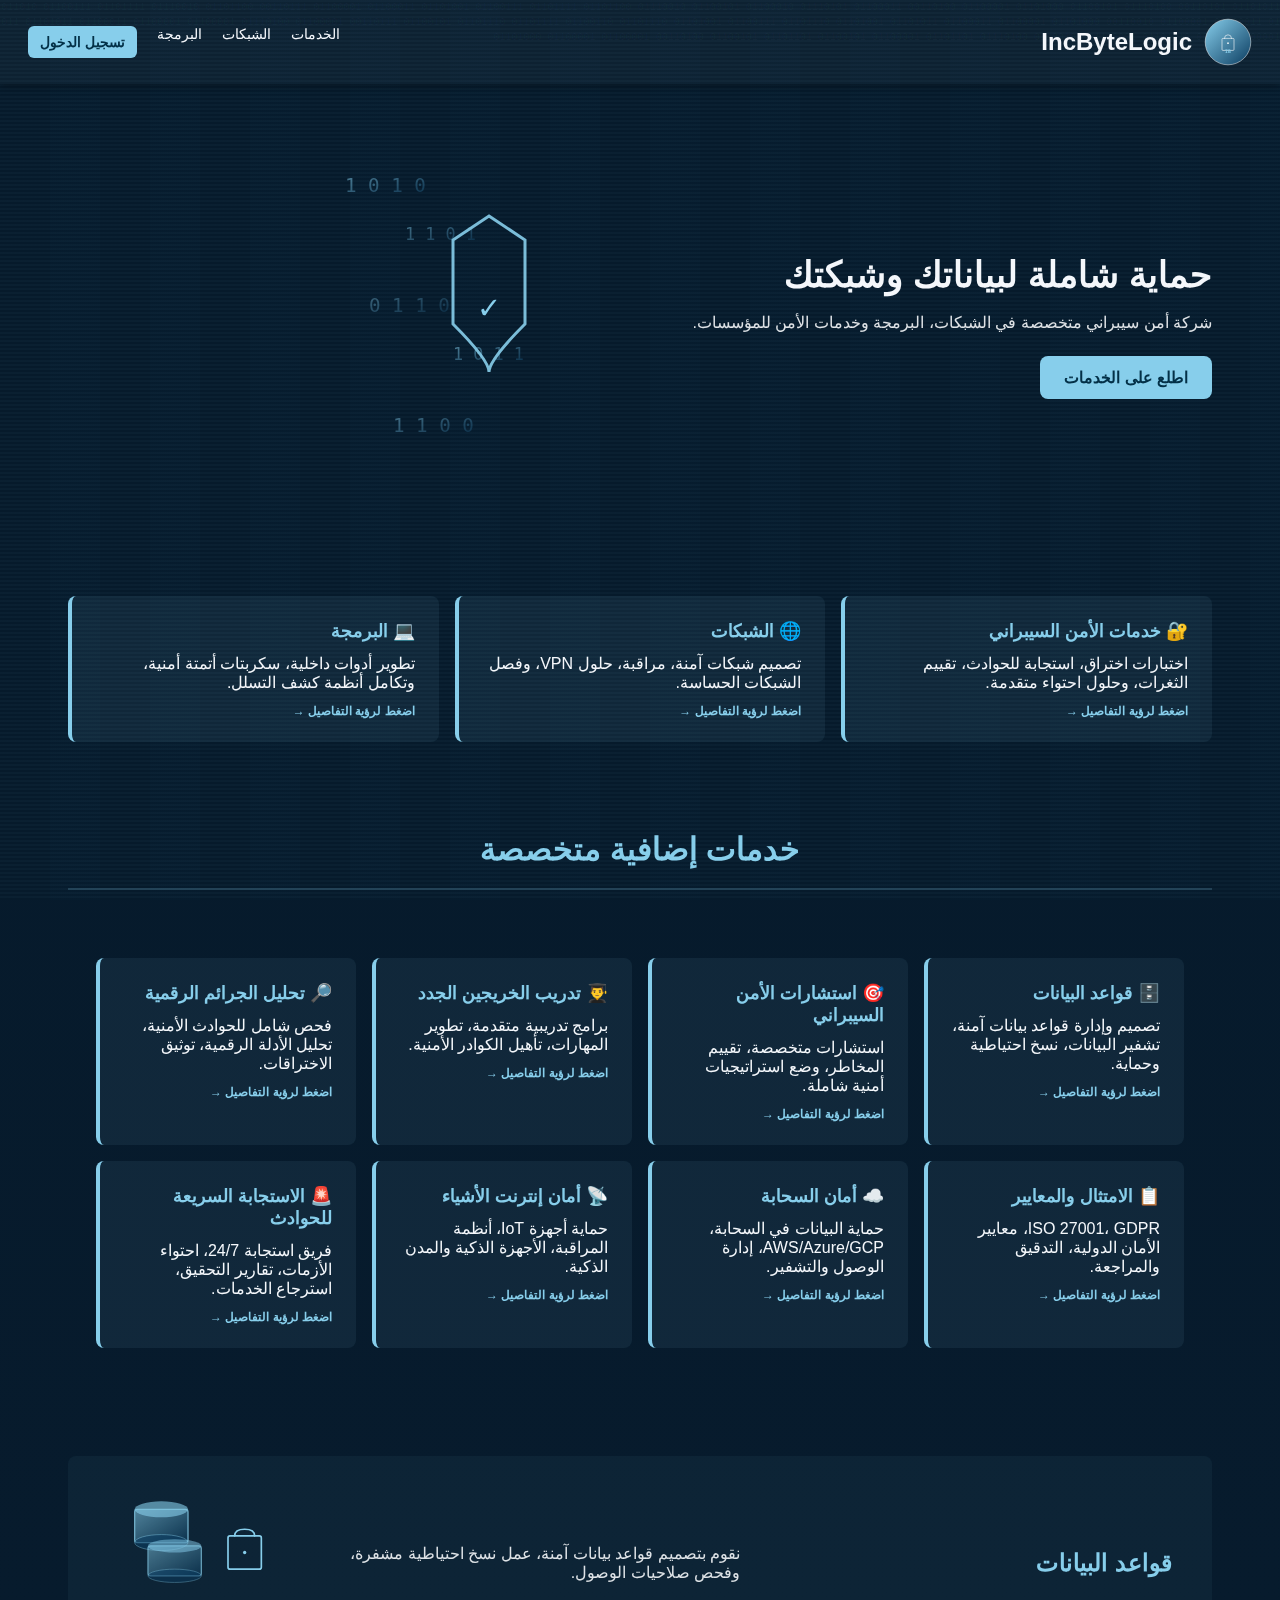
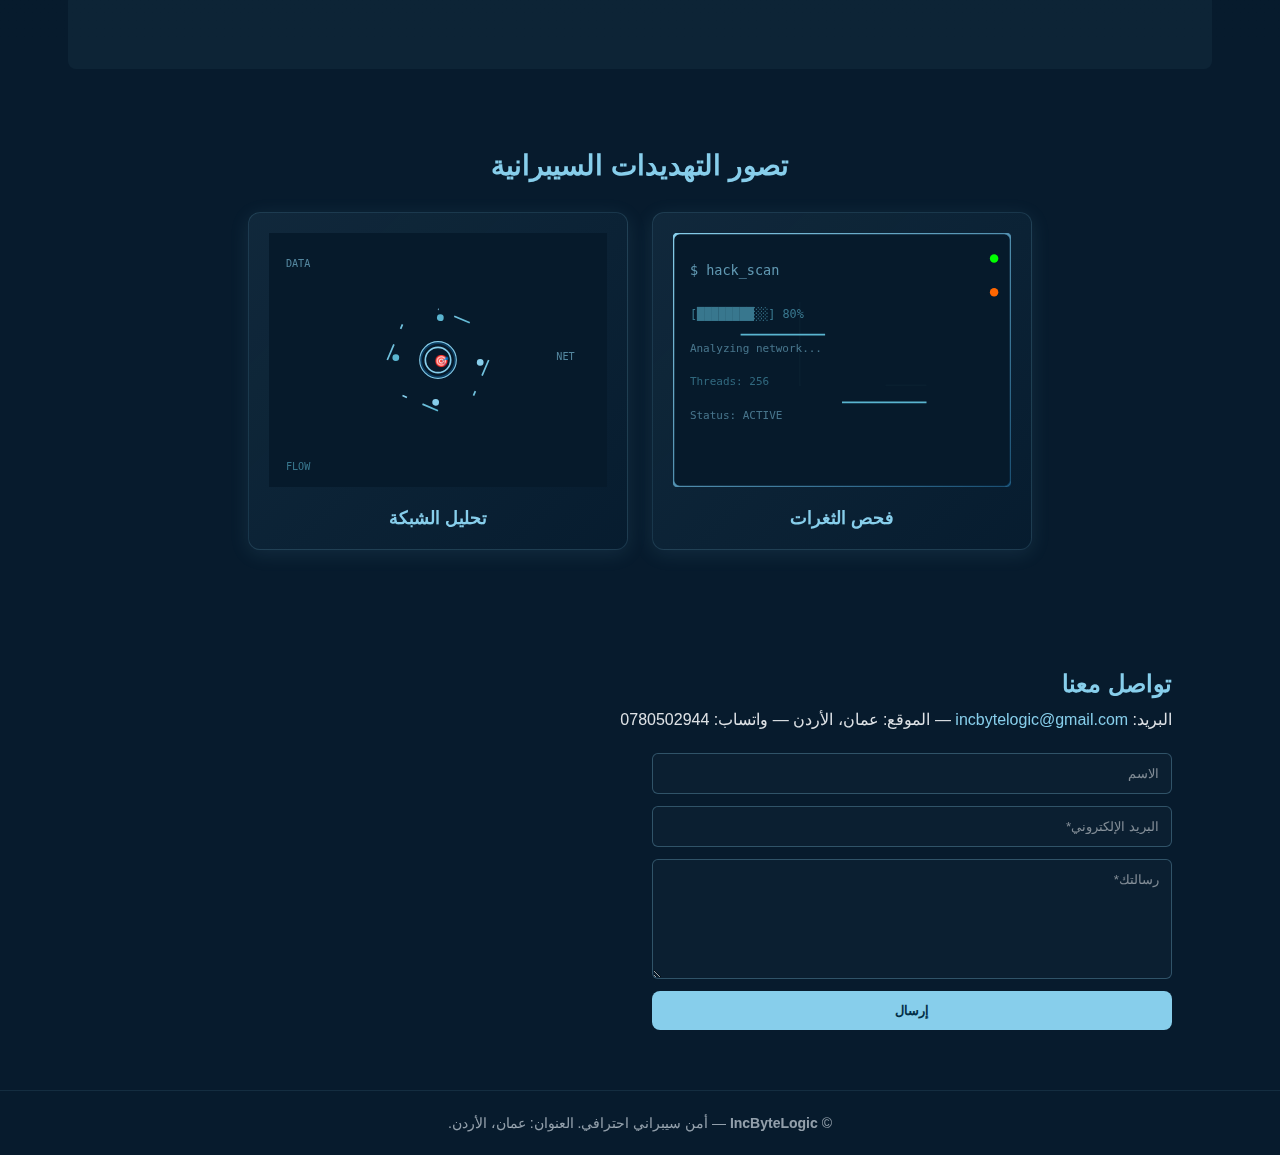
<file: public/index.html>
<!doctype html>
<html lang="ar" dir="rtl">
  <head>
    <meta charset="utf-8" />
    <meta name="viewport" content="width=device-width, initial-scale=1" />
    <title>IncByteLogic — خدمات الأمن السيبراني</title>
    <link rel="stylesheet" href="css/styles.css" />
  </head>
  <body>
    <!-- Code background -->
    <div class="code-bg"></div>
    <header class="site-header">
      <div class="logo-wrap">
        <img src="logo.svg" alt="IncByteLogic logo" class="logo" />
        <h1>IncByteLogic</h1>
      </div>
      <nav>
        <a href="#services">الخدمات</a>
        <a href="#networks">الشبكات</a>
        <a href="#programming">البرمجة</a>
        <a href="login.html" class="login-btn">تسجيل الدخول</a>
      </nav>
    </header>

    <main>
      <section class="hero">
        <div class="hero-content">
          <h2>حماية شاملة لبياناتك وشبكتك</h2>
          <p>شركة أمن سيبراني متخصصة في الشبكات، البرمجة وخدمات الأمن للمؤسسات.</p>
          <a class="cta" href="#services">اطلع على الخدمات</a>
        </div>
        <div class="hero-image">
          <img src="images/hack1.svg" alt="cyber illustration" />
        </div>
      </section>

      <section id="services" class="cards">
        <article class="service-card clickable" onclick="window.location.href='cybersecurity.html'">
          <h3>🔐 خدمات الأمن السيبراني</h3>
          <p>اختبارات اختراق، استجابة للحوادث، تقييم الثغرات، وحلول احتواء متقدمة.</p>
          <p class="click-hint">اضغط لرؤية التفاصيل →</p>
        </article>
        <article class="service-card clickable" onclick="window.location.href='networks.html'">
          <h3>🌐 الشبكات</h3>
          <p>تصميم شبكات آمنة، مراقبة، حلول VPN، وفصل الشبكات الحساسة.</p>
          <p class="click-hint">اضغط لرؤية التفاصيل →</p>
        </article>
        <article class="service-card clickable" onclick="window.location.href='programming.html'">
          <h3>💻 البرمجة</h3>
          <p>تطوير أدوات داخلية، سكربتات أتمتة أمنية، وتكامل أنظمة كشف التسلل.</p>
          <p class="click-hint">اضغط لرؤية التفاصيل →</p>
        </article>
      </section>

      <!-- Additional Services Section -->
      <section class="additional-services">
        <h2>خدمات إضافية متخصصة</h2>
        <div class="cards">
          <article class="service-card clickable" onclick="window.location.href='databases.html'">
            <h3>🗄️ قواعد البيانات</h3>
            <p>تصميم وإدارة قواعد بيانات آمنة، تشفير البيانات، نسخ احتياطية وحماية.</p>
            <p class="click-hint">اضغط لرؤية التفاصيل →</p>
          </article>
          <article class="service-card clickable" onclick="window.location.href='consulting.html'">
            <h3>🎯 استشارات الأمن السيبراني</h3>
            <p>استشارات متخصصة، تقييم المخاطر، وضع استراتيجيات أمنية شاملة.</p>
            <p class="click-hint">اضغط لرؤية التفاصيل →</p>
          </article>
          <article class="service-card clickable" onclick="window.location.href='training.html'">
            <h3>👨‍🎓 تدريب الخريجين الجدد</h3>
            <p>برامج تدريبية متقدمة، تطوير المهارات، تأهيل الكوادر الأمنية.</p>
            <p class="click-hint">اضغط لرؤية التفاصيل →</p>
          </article>
          <article class="service-card clickable" onclick="window.location.href='forensics.html'">
            <h3>🔎 تحليل الجرائم الرقمية</h3>
            <p>فحص شامل للحوادث الأمنية، تحليل الأدلة الرقمية، توثيق الاختراقات.</p>
            <p class="click-hint">اضغط لرؤية التفاصيل →</p>
          </article>
          <article class="service-card clickable" onclick="window.location.href='compliance.html'">
            <h3>📋 الامتثال والمعايير</h3>
            <p>ISO 27001، GDPR، معايير الأمان الدولية، التدقيق والمراجعة.</p>
            <p class="click-hint">اضغط لرؤية التفاصيل →</p>
          </article>
          <article class="service-card clickable" onclick="window.location.href='cloud-security.html'">
            <h3>☁️ أمان السحابة</h3>
            <p>حماية البيانات في السحابة، AWS/Azure/GCP، إدارة الوصول والتشفير.</p>
            <p class="click-hint">اضغط لرؤية التفاصيل →</p>
          </article>
          <article class="service-card clickable" onclick="window.location.href='iot-security.html'">
            <h3>📡 أمان إنترنت الأشياء</h3>
            <p>حماية أجهزة IoT، أنظمة المراقبة، الأجهزة الذكية والمدن الذكية.</p>
            <p class="click-hint">اضغط لرؤية التفاصيل →</p>
          </article>
          <article class="service-card clickable" onclick="window.location.href='incident-response.html'">
            <h3>🚨 الاستجابة السريعة للحوادث</h3>
            <p>فريق استجابة 24/7، احتواء الأزمات، تقارير التحقيق، استرجاع الخدمات.</p>
            <p class="click-hint">اضغط لرؤية التفاصيل →</p>
          </article>
        </div>
      </section>

      <section class="databases">
        <h2>قواعد البيانات</h2>
        <p>نقوم بتصميم قواعد بيانات آمنة، عمل نسخ احتياطية مشفرة، وفحص صلاحيات الوصول.</p>
        <img src="images/hack2.svg" alt="database" />
      </section>

      <!-- Animated cyber threat visualization -->
      <section class="cyber-section">
        <h2>تصور التهديدات السيبرانية</h2>
        <div class="cyber-visuals">
          <div class="visual-card">
            <img src="images/hack-terminal.svg" alt="Hacking terminal" />
            <h3>فحص الثغرات</h3>
          </div>
          <div class="visual-card">
            <img src="images/network-flow.svg" alt="Network analysis" />
            <h3>تحليل الشبكة</h3>
          </div>
        </div>
      </section>

      <section class="contact">
        <h2>تواصل معنا</h2>
        <p>البريد: <a href="mailto:incbytelogic@gmail.com">incbytelogic@gmail.com</a> — الموقع: عمان، الأردن — واتساب: 0780502944</p>
        <form id="contactForm">
          <input name="name" placeholder="الاسم" />
          <input name="email" placeholder="البريد الإلكتروني*" required />
          <textarea name="message" placeholder="رسالتك*" required></textarea>
          <button type="submit">إرسال</button>
        </form>
      </section>
    </main>

    <footer>
      <p>© <strong>IncByteLogic</strong> — أمن سيبراني احترافي. العنوان: عمان، الأردن.</p>
    </footer>

    <script>
      // Initialize database
      function initDB() {
        const users = [{ id: 1, email: 'demo@incbytelogic.local', password: 'DemoPass123' }];
        if (!localStorage.getItem('users')) {
          localStorage.setItem('users', JSON.stringify(users));
        }
        if (!localStorage.getItem('contacts')) {
          localStorage.setItem('contacts', JSON.stringify([]));
        }
      }
      initDB();

      // Toggle service dropdowns
      document.querySelectorAll('.service-toggle').forEach(toggle => {
        toggle.addEventListener('click', function() {
          const dropdown = this.parentElement.querySelector('.service-dropdown');
          const isOpen = dropdown.style.maxHeight !== '0px' && dropdown.style.maxHeight !== '';
          
          // Close all other dropdowns
          document.querySelectorAll('.service-dropdown').forEach(d => {
            d.style.maxHeight = '0px';
            d.style.opacity = '0';
          });
          
          // Toggle current dropdown
          if (!isOpen) {
            dropdown.style.maxHeight = dropdown.scrollHeight + 'px';
            dropdown.style.opacity = '1';
            this.style.cursor = 'pointer';
            this.style.color = 'var(--sky)';
          } else {
            dropdown.style.maxHeight = '0px';
            dropdown.style.opacity = '0';
            this.style.color = 'var(--text)';
          }
        });
      });

      // Handle service forms
      document.querySelectorAll('.service-form').forEach(form => {
        form.addEventListener('submit', (e) => {
          e.preventDefault();
          const service = form.dataset.service;
          const email = form.querySelector('input[type="email"]').value;
          const problem = form.querySelector('textarea').value;
          
          const request = {
            id: Date.now(),
            service: service,
            email: email,
            problem: problem,
            timestamp: new Date().toLocaleString()
          };
          
          const requests = JSON.parse(localStorage.getItem('service-requests') || '[]');
          requests.push(request);
          localStorage.setItem('service-requests', JSON.stringify(requests));
          
          alert(`✓ تم إرسال طلب خدمة ${service} بنجاح!\nسيتواصل معك فريقنا على: ${email}`);
          form.reset();
        });
      });

      // Contact form handler
      document.getElementById('contactForm')?.addEventListener('submit', (e) => {
        e.preventDefault();
        const form = e.target;
        const contact = {
          id: Date.now(),
          name: form.name.value || 'Guest',
          email: form.email.value,
          message: form.message.value,
          timestamp: new Date().toLocaleString()
        };
        const contacts = JSON.parse(localStorage.getItem('contacts') || '[]');
        contacts.push(contact);
        localStorage.setItem('contacts', JSON.stringify(contacts));
        alert('تم إرسال الرسالة بنجاح! ✓');
        form.reset();
      });
    </script>
  </body>
</html>
</file>
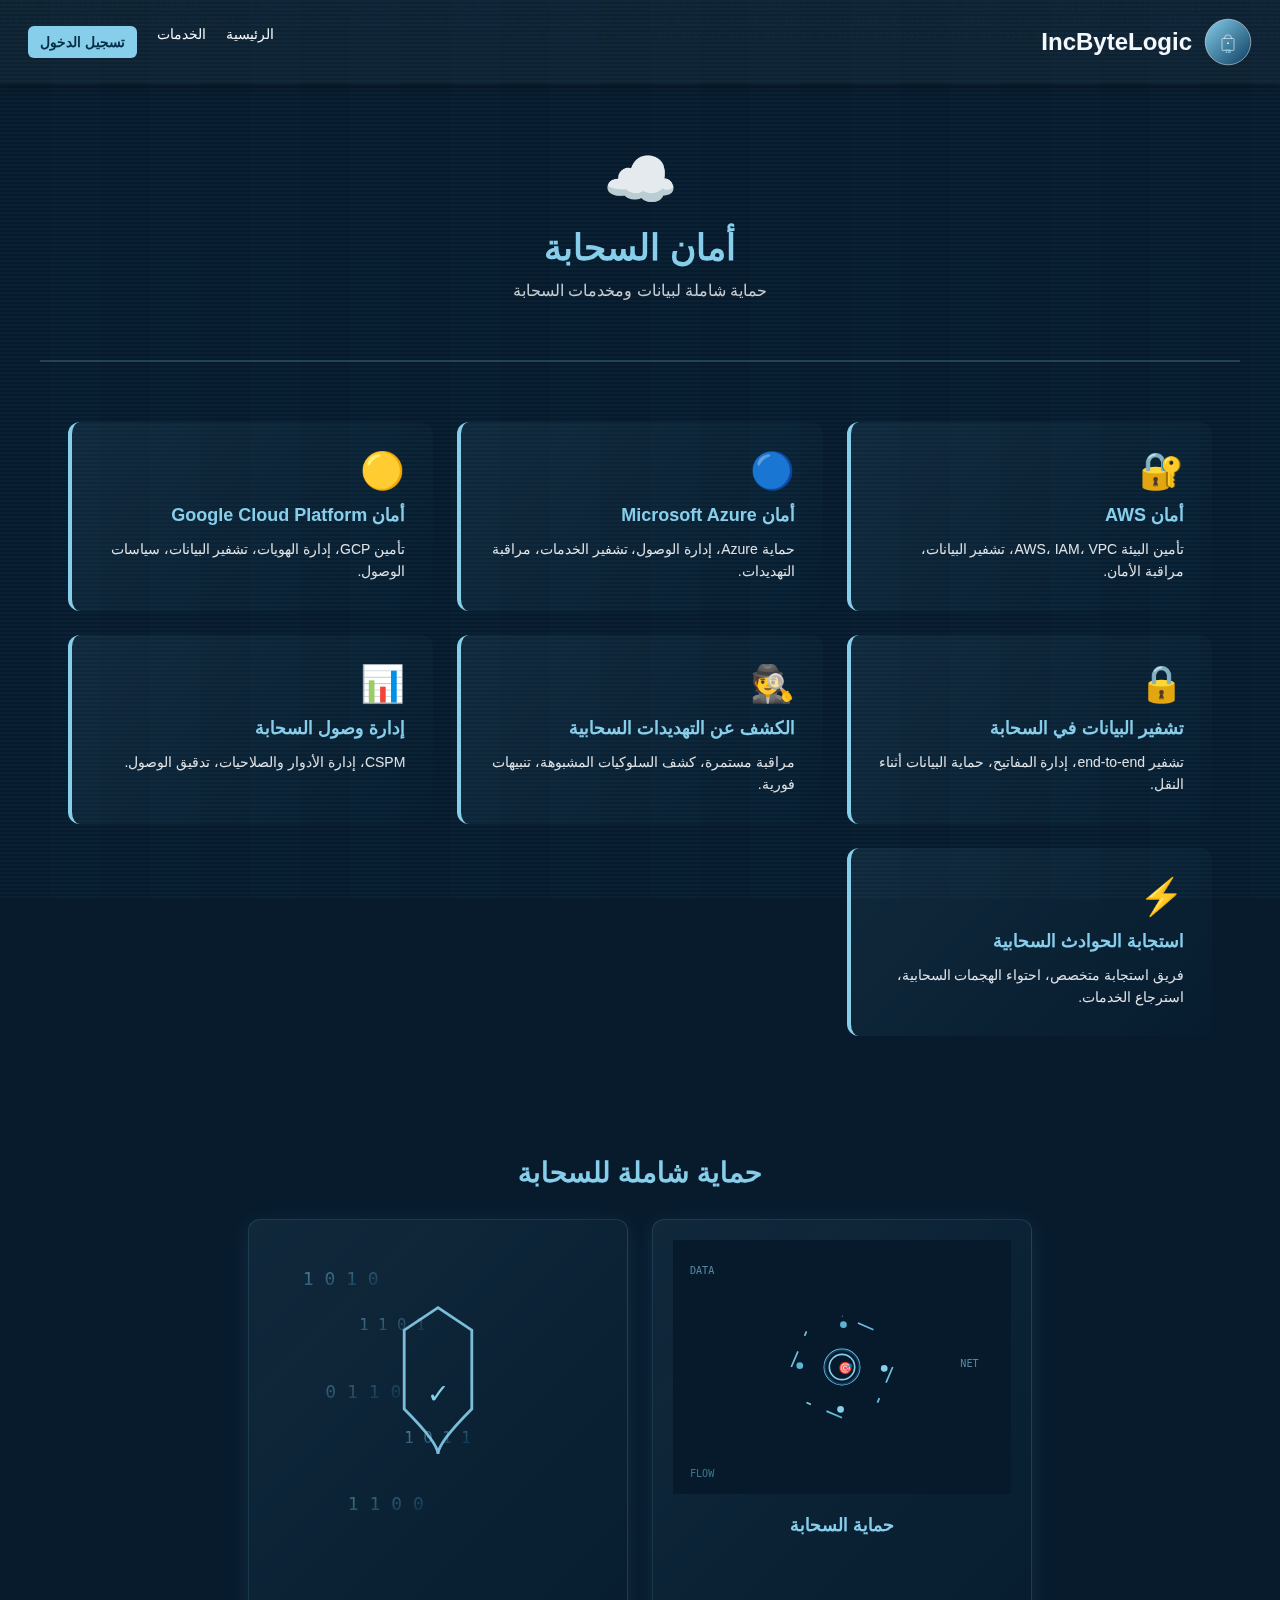
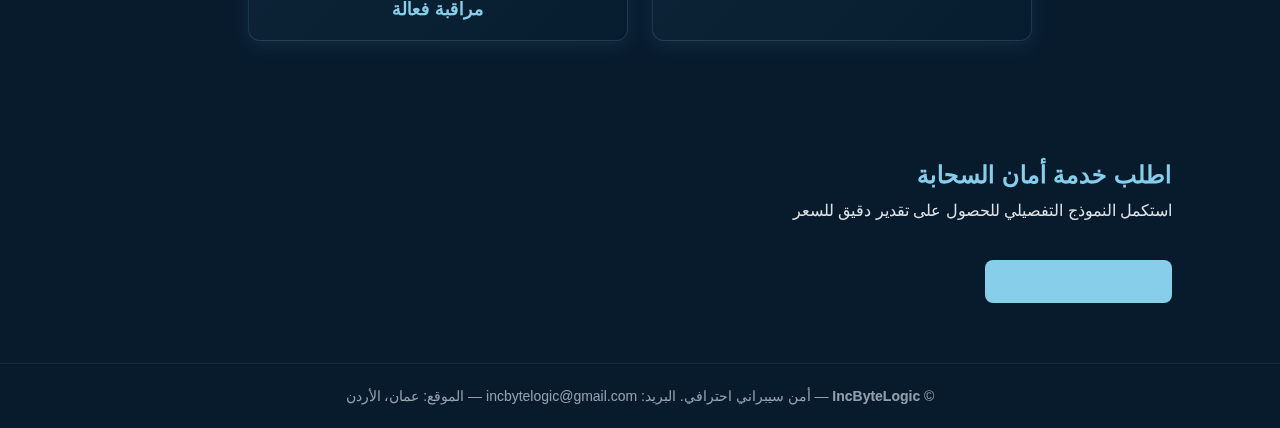
<file: public/cloud-security.html>
<!doctype html>
<html lang="ar" dir="rtl">
  <head>
    <meta charset="utf-8" />
    <meta name="viewport" content="width=device-width, initial-scale=1" />
    <title>أمان السحابة — IncByteLogic</title>
    <link rel="stylesheet" href="css/styles.css" />
  </head>
  <body>
    <div class="code-bg"></div>
    <header class="site-header">
      <div class="logo-wrap">
        <a href="index.html" style="text-decoration:none;color:inherit;display:flex;align-items:center;gap:12px;">
          <img src="logo.svg" alt="IncByteLogic logo" class="logo" />
          <h1>IncByteLogic</h1>
        </a>
      </div>
      <nav>
        <a href="index.html">الرئيسية</a>
        <a href="#services">الخدمات</a>
        <a href="login.html" class="login-btn">تسجيل الدخول</a>
      </nav>
    </header>
    <main>
      <section class="service-header">
        <div class="service-badge">☁️</div>
        <h2>أمان السحابة</h2>
        <p>حماية شاملة لبيانات ومخدمات السحابة</p>
      </section>
      <section class="services-list">
        <div class="service-item">
          <div class="service-icon">🔐</div>
          <h3>أمان AWS</h3>
          <p>تأمين البيئة AWS، IAM، VPC، تشفير البيانات، مراقبة الأمان.</p>
        </div>
        <div class="service-item">
          <div class="service-icon">🔵</div>
          <h3>أمان Microsoft Azure</h3>
          <p>حماية Azure، إدارة الوصول، تشفير الخدمات، مراقبة التهديدات.</p>
        </div>
        <div class="service-item">
          <div class="service-icon">🟡</div>
          <h3>أمان Google Cloud Platform</h3>
          <p>تأمين GCP، إدارة الهويات، تشفير البيانات، سياسات الوصول.</p>
        </div>
        <div class="service-item">
          <div class="service-icon">🔒</div>
          <h3>تشفير البيانات في السحابة</h3>
          <p>تشفير end-to-end، إدارة المفاتيح، حماية البيانات أثناء النقل.</p>
        </div>
        <div class="service-item">
          <div class="service-icon">🕵️</div>
          <h3>الكشف عن التهديدات السحابية</h3>
          <p>مراقبة مستمرة، كشف السلوكيات المشبوهة، تنبيهات فورية.</p>
        </div>
        <div class="service-item">
          <div class="service-icon">📊</div>
          <h3>إدارة وصول السحابة</h3>
          <p>CSPM، إدارة الأدوار والصلاحيات، تدقيق الوصول.</p>
        </div>
        <div class="service-item">
          <div class="service-icon">⚡</div>
          <h3>استجابة الحوادث السحابية</h3>
          <p>فريق استجابة متخصص، احتواء الهجمات السحابية، استرجاع الخدمات.</p>
        </div>
      </section>
      <section class="cyber-section">
        <h2>حماية شاملة للسحابة</h2>
        <div class="cyber-visuals">
          <div class="visual-card">
            <img src="images/network-flow.svg" alt="Cloud security" />
            <h3>حماية السحابة</h3>
          </div>
          <div class="visual-card">
            <img src="images/hack1.svg" alt="Monitoring" />
            <h3>مراقبة فعالة</h3>
          </div>
        </div>
      </section>
      <section class="contact">
        <h2>اطلب خدمة أمان السحابة</h2>
        <p>استكمل النموذج التفصيلي للحصول على تقدير دقيق للسعر</p>
        <a href="request-form.html" class="request-link">ملء نموذج الطلب →</a>
      </section>
    </main>
    <footer>
      <p>© <strong>IncByteLogic</strong> — أمن سيبراني احترافي. البريد: incbytelogic@gmail.com — الموقع: عمان، الأردن</p>
    </footer>
  </body>
</html>
</file>
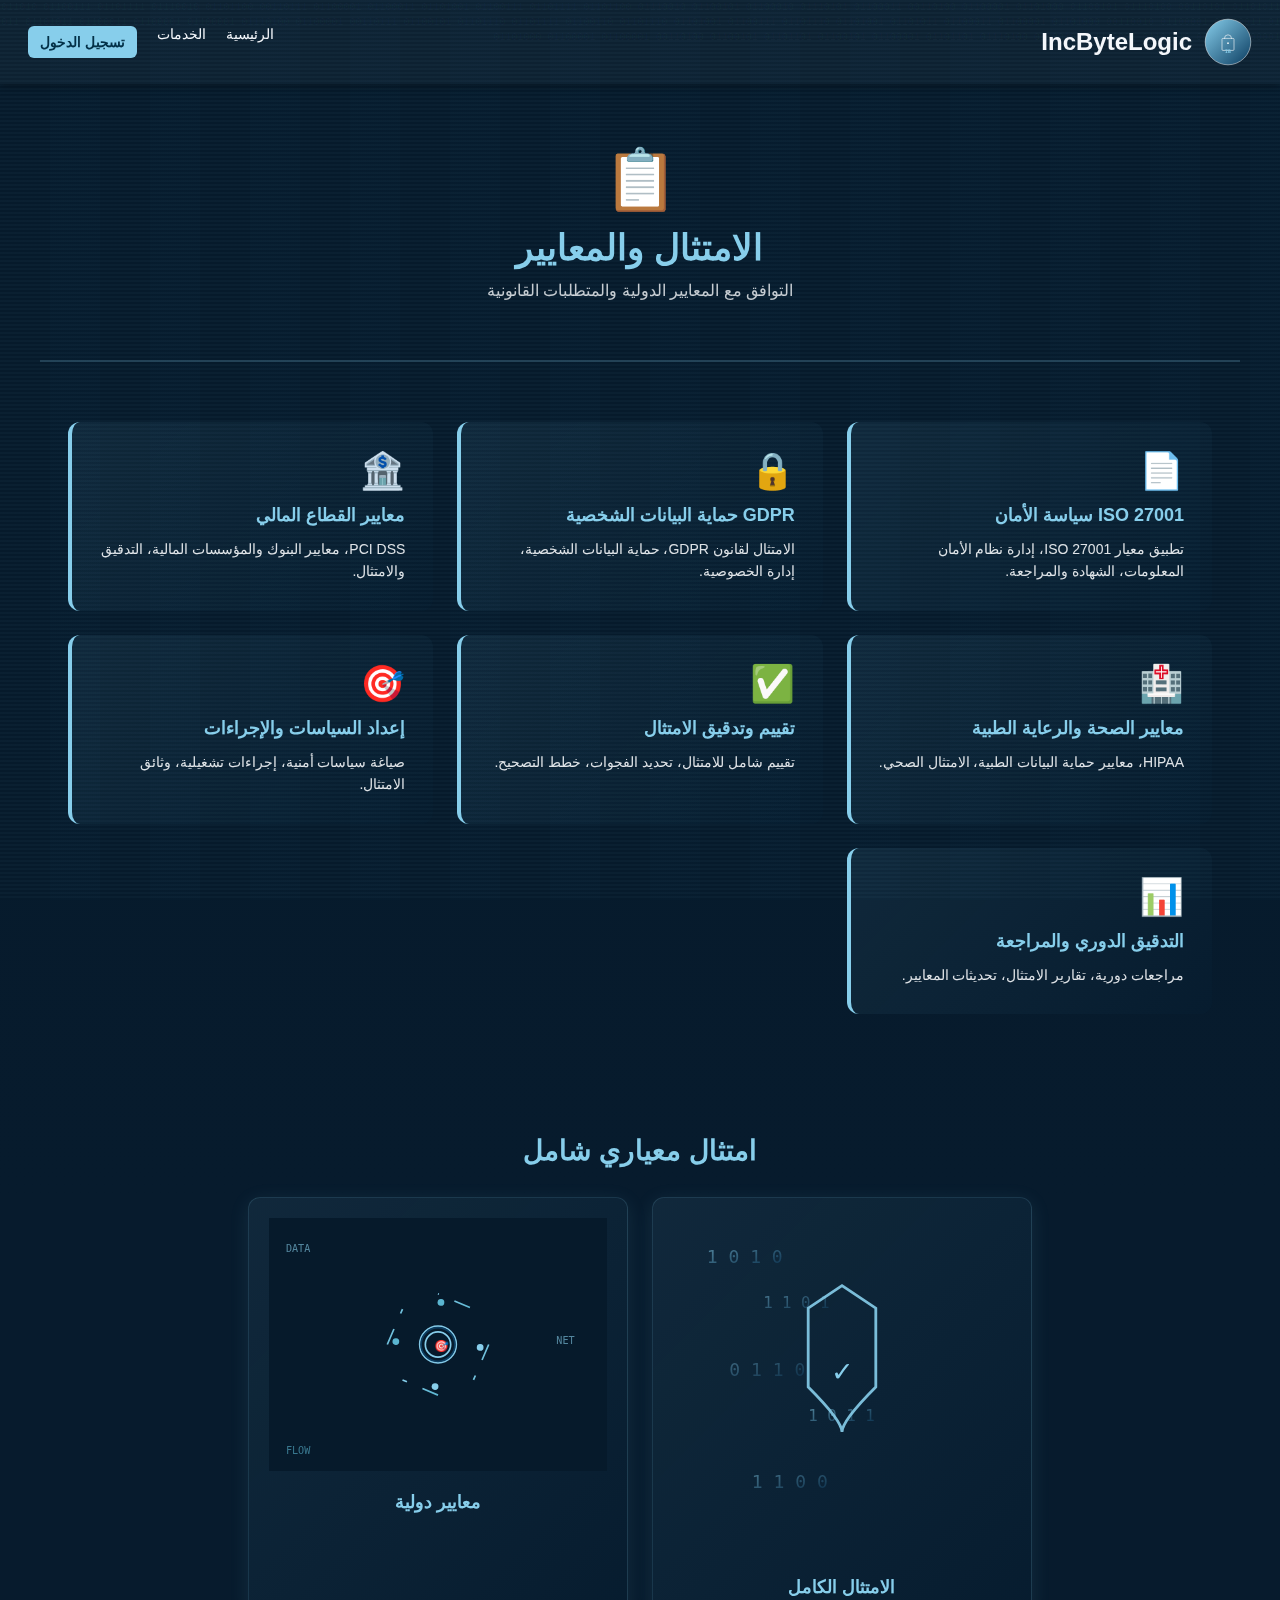
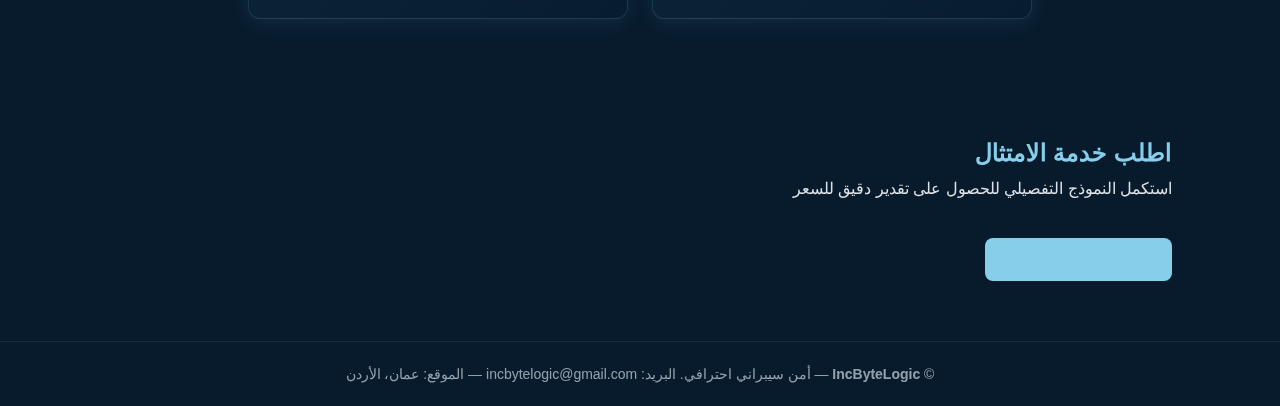
<file: public/compliance.html>
<!doctype html>
<html lang="ar" dir="rtl">
  <head>
    <meta charset="utf-8" />
    <meta name="viewport" content="width=device-width, initial-scale=1" />
    <title>الامتثال والمعايير — IncByteLogic</title>
    <link rel="stylesheet" href="css/styles.css" />
  </head>
  <body>
    <div class="code-bg"></div>
    <header class="site-header">
      <div class="logo-wrap">
        <a href="index.html" style="text-decoration:none;color:inherit;display:flex;align-items:center;gap:12px;">
          <img src="logo.svg" alt="IncByteLogic logo" class="logo" />
          <h1>IncByteLogic</h1>
        </a>
      </div>
      <nav>
        <a href="index.html">الرئيسية</a>
        <a href="#services">الخدمات</a>
        <a href="login.html" class="login-btn">تسجيل الدخول</a>
      </nav>
    </header>
    <main>
      <section class="service-header">
        <div class="service-badge">📋</div>
        <h2>الامتثال والمعايير</h2>
        <p>التوافق مع المعايير الدولية والمتطلبات القانونية</p>
      </section>
      <section class="services-list">
        <div class="service-item">
          <div class="service-icon">📄</div>
          <h3>ISO 27001 سياسة الأمان</h3>
          <p>تطبيق معيار ISO 27001، إدارة نظام الأمان المعلومات، الشهادة والمراجعة.</p>
        </div>
        <div class="service-item">
          <div class="service-icon">🔒</div>
          <h3>GDPR حماية البيانات الشخصية</h3>
          <p>الامتثال لقانون GDPR، حماية البيانات الشخصية، إدارة الخصوصية.</p>
        </div>
        <div class="service-item">
          <div class="service-icon">🏦</div>
          <h3>معايير القطاع المالي</h3>
          <p>PCI DSS، معايير البنوك والمؤسسات المالية، التدقيق والامتثال.</p>
        </div>
        <div class="service-item">
          <div class="service-icon">🏥</div>
          <h3>معايير الصحة والرعاية الطبية</h3>
          <p>HIPAA، معايير حماية البيانات الطبية، الامتثال الصحي.</p>
        </div>
        <div class="service-item">
          <div class="service-icon">✅</div>
          <h3>تقييم وتدقيق الامتثال</h3>
          <p>تقييم شامل للامتثال، تحديد الفجوات، خطط التصحيح.</p>
        </div>
        <div class="service-item">
          <div class="service-icon">🎯</div>
          <h3>إعداد السياسات والإجراءات</h3>
          <p>صياغة سياسات أمنية، إجراءات تشغيلية، وثائق الامتثال.</p>
        </div>
        <div class="service-item">
          <div class="service-icon">📊</div>
          <h3>التدقيق الدوري والمراجعة</h3>
          <p>مراجعات دورية، تقارير الامتثال، تحديثات المعايير.</p>
        </div>
      </section>
      <section class="cyber-section">
        <h2>امتثال معياري شامل</h2>
        <div class="cyber-visuals">
          <div class="visual-card">
            <img src="images/hack1.svg" alt="Compliance" />
            <h3>الامتثال الكامل</h3>
          </div>
          <div class="visual-card">
            <img src="images/network-flow.svg" alt="Standards" />
            <h3>معايير دولية</h3>
          </div>
        </div>
      </section>
      <section class="contact">
        <h2>اطلب خدمة الامتثال</h2>
        <p>استكمل النموذج التفصيلي للحصول على تقدير دقيق للسعر</p>
        <a href="request-form.html" class="request-link">ملء نموذج الطلب →</a>
      </section>
    </main>
    <footer>
      <p>© <strong>IncByteLogic</strong> — أمن سيبراني احترافي. البريد: incbytelogic@gmail.com — الموقع: عمان، الأردن</p>
    </footer>
  </body>
</html>
</file>
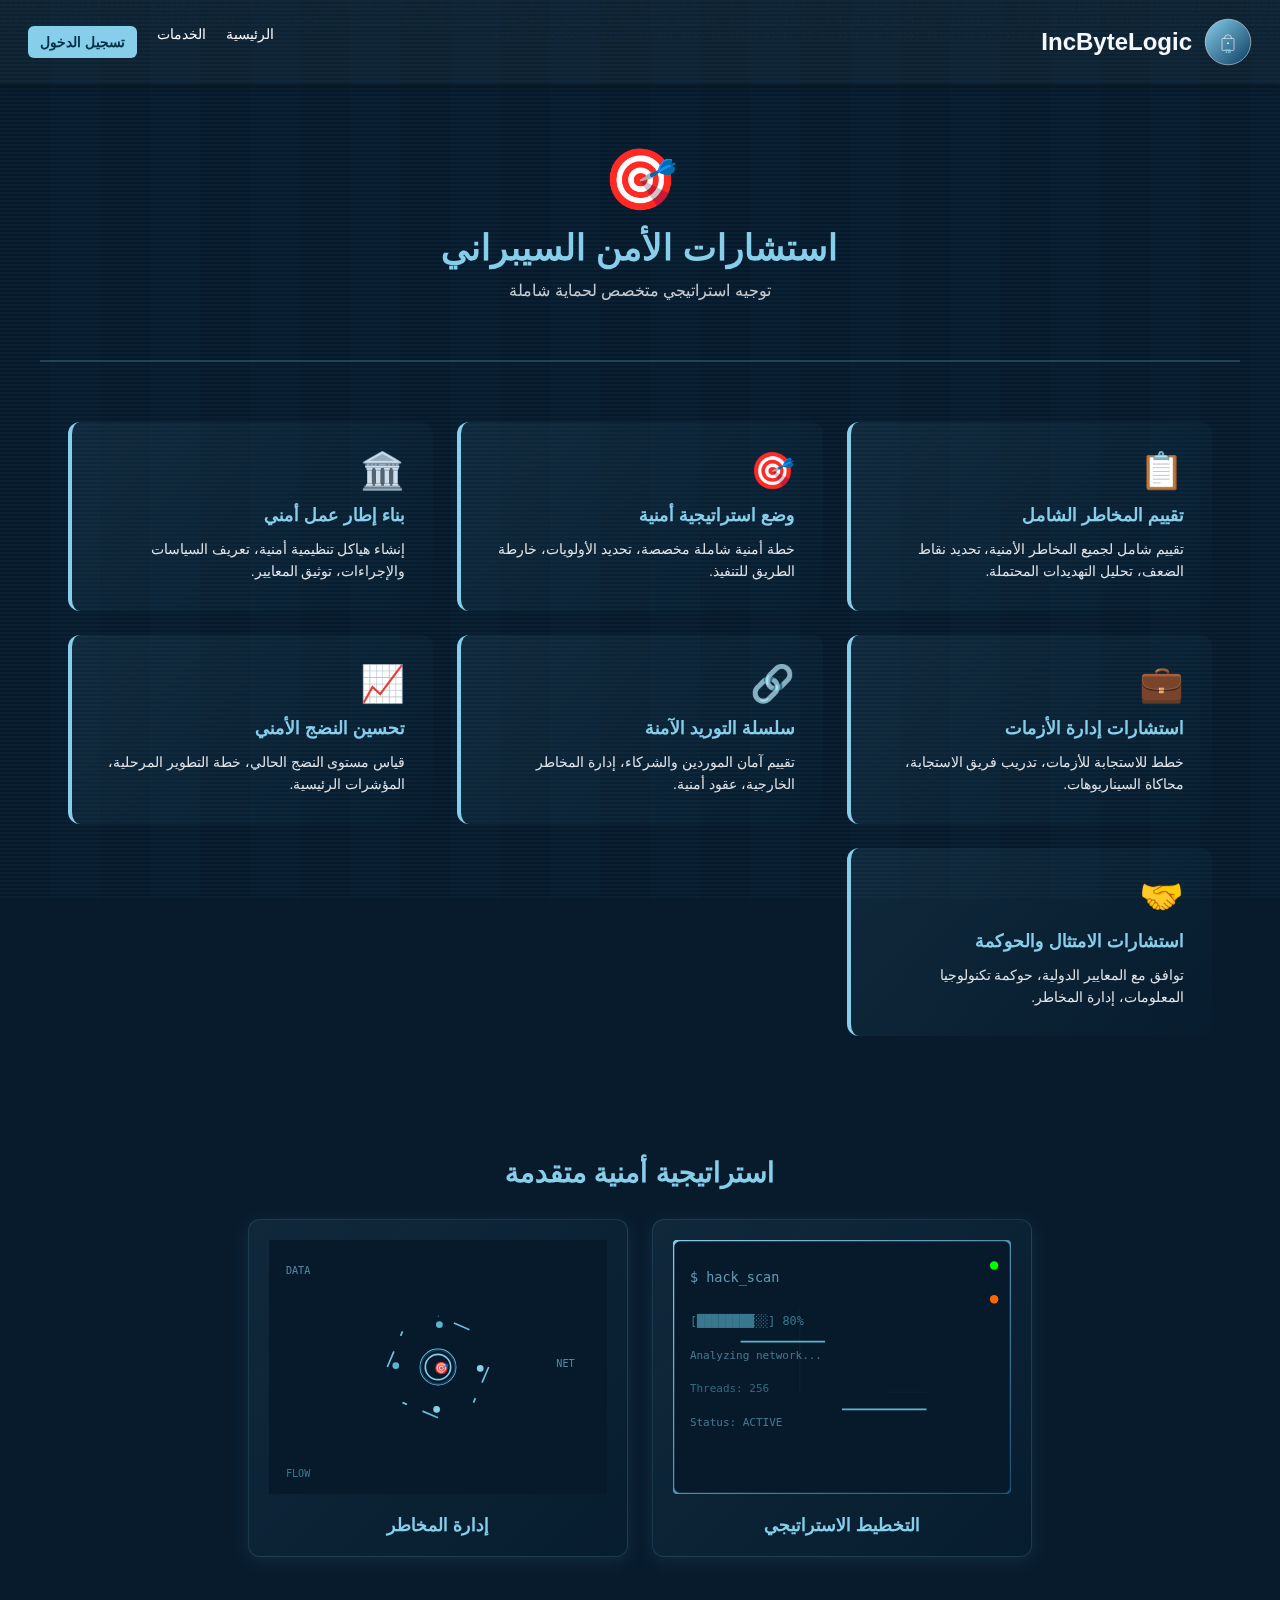
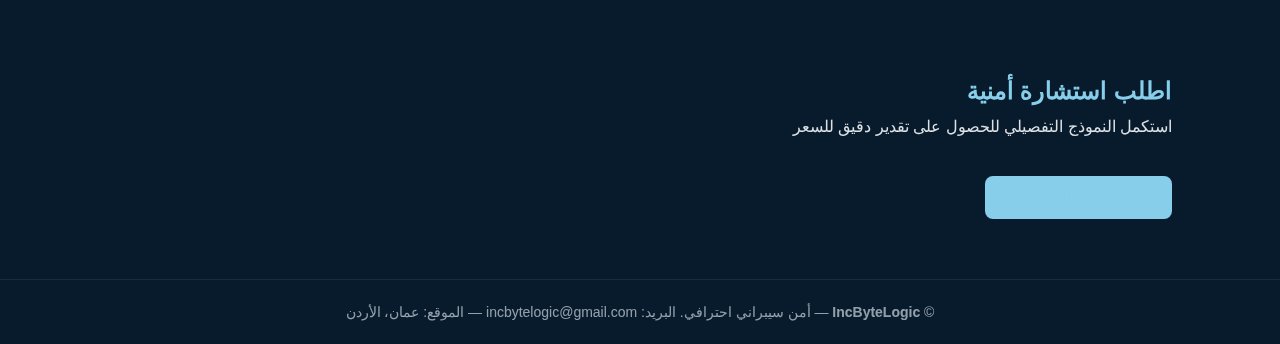
<file: public/consulting.html>
<!doctype html>
<html lang="ar" dir="rtl">
  <head>
    <meta charset="utf-8" />
    <meta name="viewport" content="width=device-width, initial-scale=1" />
    <title>استشارات الأمن السيبراني — IncByteLogic</title>
    <link rel="stylesheet" href="css/styles.css" />
  </head>
  <body>
    <div class="code-bg"></div>
    <header class="site-header">
      <div class="logo-wrap">
        <a href="index.html" style="text-decoration:none;color:inherit;display:flex;align-items:center;gap:12px;">
          <img src="logo.svg" alt="IncByteLogic logo" class="logo" />
          <h1>IncByteLogic</h1>
        </a>
      </div>
      <nav>
        <a href="index.html">الرئيسية</a>
        <a href="#services">الخدمات</a>
        <a href="login.html" class="login-btn">تسجيل الدخول</a>
      </nav>
    </header>
    <main>
      <section class="service-header">
        <div class="service-badge">🎯</div>
        <h2>استشارات الأمن السيبراني</h2>
        <p>توجيه استراتيجي متخصص لحماية شاملة</p>
      </section>
      <section class="services-list">
        <div class="service-item">
          <div class="service-icon">📋</div>
          <h3>تقييم المخاطر الشامل</h3>
          <p>تقييم شامل لجميع المخاطر الأمنية، تحديد نقاط الضعف، تحليل التهديدات المحتملة.</p>
        </div>
        <div class="service-item">
          <div class="service-icon">🎯</div>
          <h3>وضع استراتيجية أمنية</h3>
          <p>خطة أمنية شاملة مخصصة، تحديد الأولويات، خارطة الطريق للتنفيذ.</p>
        </div>
        <div class="service-item">
          <div class="service-icon">🏛️</div>
          <h3>بناء إطار عمل أمني</h3>
          <p>إنشاء هياكل تنظيمية أمنية، تعريف السياسات والإجراءات، توثيق المعايير.</p>
        </div>
        <div class="service-item">
          <div class="service-icon">💼</div>
          <h3>استشارات إدارة الأزمات</h3>
          <p>خطط للاستجابة للأزمات، تدريب فريق الاستجابة، محاكاة السيناريوهات.</p>
        </div>
        <div class="service-item">
          <div class="service-icon">🔗</div>
          <h3>سلسلة التوريد الآمنة</h3>
          <p>تقييم آمان الموردين والشركاء، إدارة المخاطر الخارجية، عقود أمنية.</p>
        </div>
        <div class="service-item">
          <div class="service-icon">📈</div>
          <h3>تحسين النضج الأمني</h3>
          <p>قياس مستوى النضج الحالي، خطة التطوير المرحلية، المؤشرات الرئيسية.</p>
        </div>
        <div class="service-item">
          <div class="service-icon">🤝</div>
          <h3>استشارات الامتثال والحوكمة</h3>
          <p>توافق مع المعايير الدولية، حوكمة تكنولوجيا المعلومات، إدارة المخاطر.</p>
        </div>
      </section>
      <section class="cyber-section">
        <h2>استراتيجية أمنية متقدمة</h2>
        <div class="cyber-visuals">
          <div class="visual-card">
            <img src="images/hack-terminal.svg" alt="Strategic planning" />
            <h3>التخطيط الاستراتيجي</h3>
          </div>
          <div class="visual-card">
            <img src="images/network-flow.svg" alt="Risk management" />
            <h3>إدارة المخاطر</h3>
          </div>
        </div>
      </section>
      <section class="contact">
        <h2>اطلب استشارة أمنية</h2>
        <p>استكمل النموذج التفصيلي للحصول على تقدير دقيق للسعر</p>
        <a href="request-form.html" class="request-link">ملء نموذج الطلب →</a>
      </section>
    </main>
    <footer>
      <p>© <strong>IncByteLogic</strong> — أمن سيبراني احترافي. البريد: incbytelogic@gmail.com — الموقع: عمان، الأردن</p>
    </footer>
  </body>
</html>
</file>
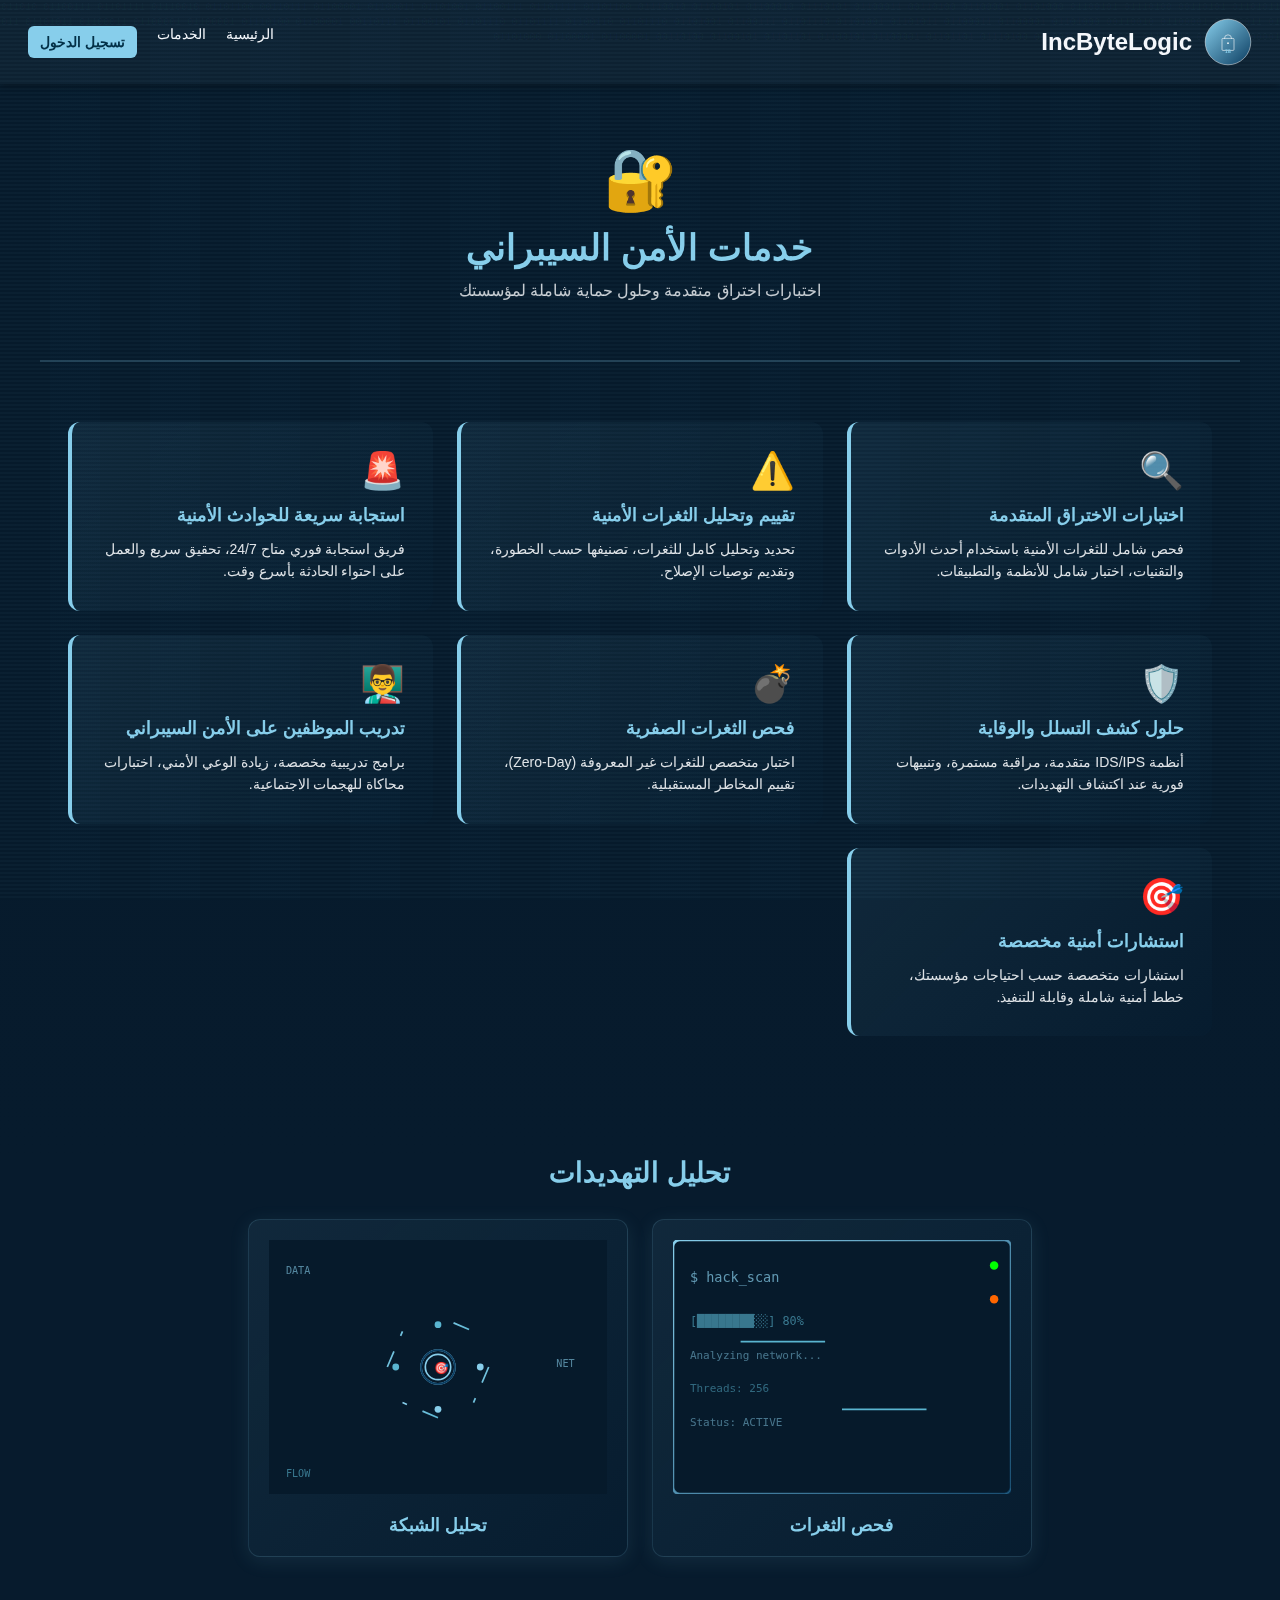
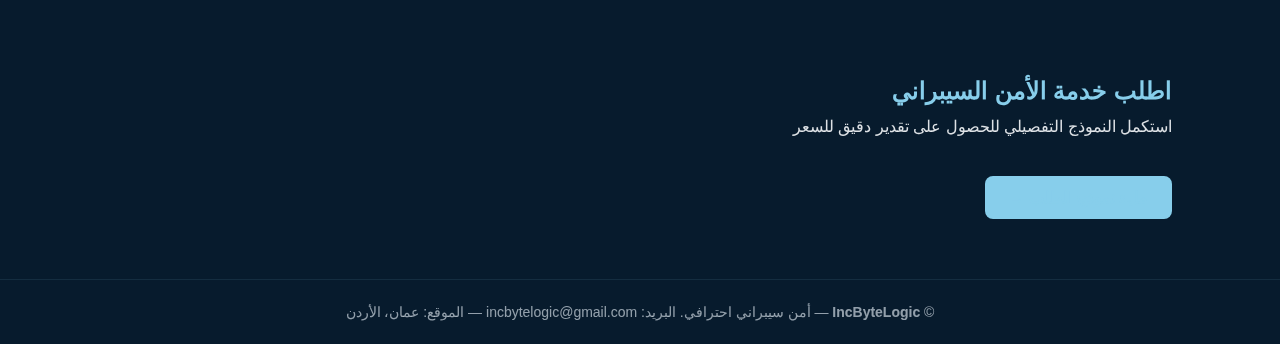
<file: public/cybersecurity.html>
<!doctype html>
<html lang="ar" dir="rtl">
  <head>
    <meta charset="utf-8" />
    <meta name="viewport" content="width=device-width, initial-scale=1" />
    <title>خدمات الأمن السيبراني — IncByteLogic</title>
    <link rel="stylesheet" href="css/styles.css" />
  </head>
  <body>
    <!-- Code background -->
    <div class="code-bg"></div>

    <header class="site-header">
      <div class="logo-wrap">
        <a href="index.html" style="text-decoration:none;color:inherit;display:flex;align-items:center;gap:12px;">
          <img src="logo.svg" alt="IncByteLogic logo" class="logo" />
          <h1>IncByteLogic</h1>
        </a>
      </div>
      <nav>
        <a href="index.html">الرئيسية</a>
        <a href="#services">الخدمات</a>
        <a href="login.html" class="login-btn">تسجيل الدخول</a>
      </nav>
    </header>

    <main>
      <!-- Service Header Indicator -->
      <section class="service-header">
        <div class="service-badge">🔐</div>
        <h2>خدمات الأمن السيبراني</h2>
        <p>اختبارات اختراق متقدمة وحلول حماية شاملة لمؤسستك</p>
      </section>

      <!-- Services List -->
      <section class="services-list">
        <div class="service-item">
          <div class="service-icon">🔍</div>
          <h3>اختبارات الاختراق المتقدمة</h3>
          <p>فحص شامل للثغرات الأمنية باستخدام أحدث الأدوات والتقنيات، اختبار شامل للأنظمة والتطبيقات.</p>
        </div>
        <div class="service-item">
          <div class="service-icon">⚠️</div>
          <h3>تقييم وتحليل الثغرات الأمنية</h3>
          <p>تحديد وتحليل كامل للثغرات، تصنيفها حسب الخطورة، وتقديم توصيات الإصلاح.</p>
        </div>
        <div class="service-item">
          <div class="service-icon">🚨</div>
          <h3>استجابة سريعة للحوادث الأمنية</h3>
          <p>فريق استجابة فوري متاح 24/7، تحقيق سريع والعمل على احتواء الحادثة بأسرع وقت.</p>
        </div>
        <div class="service-item">
          <div class="service-icon">🛡️</div>
          <h3>حلول كشف التسلل والوقاية</h3>
          <p>أنظمة IDS/IPS متقدمة، مراقبة مستمرة، وتنبيهات فورية عند اكتشاف التهديدات.</p>
        </div>
        <div class="service-item">
          <div class="service-icon">💣</div>
          <h3>فحص الثغرات الصفرية</h3>
          <p>اختبار متخصص للثغرات غير المعروفة (Zero-Day)، تقييم المخاطر المستقبلية.</p>
        </div>
        <div class="service-item">
          <div class="service-icon">👨‍🏫</div>
          <h3>تدريب الموظفين على الأمن السيبراني</h3>
          <p>برامج تدريبية مخصصة، زيادة الوعي الأمني، اختبارات محاكاة للهجمات الاجتماعية.</p>
        </div>
        <div class="service-item">
          <div class="service-icon">🎯</div>
          <h3>استشارات أمنية مخصصة</h3>
          <p>استشارات متخصصة حسب احتياجات مؤسستك، خطط أمنية شاملة وقابلة للتنفيذ.</p>
        </div>
      </section>

      <!-- Animated visuals -->
      <section class="cyber-section">
        <h2>تحليل التهديدات</h2>
        <div class="cyber-visuals">
          <div class="visual-card">
            <img src="images/hack-terminal.svg" alt="Hacking terminal" />
            <h3>فحص الثغرات</h3>
          </div>
          <div class="visual-card">
            <img src="images/network-flow.svg" alt="Network analysis" />
            <h3>تحليل الشبكة</h3>
          </div>
        </div>
      </section>

      <!-- Contact Form -->
      <section class="contact">
        <h2>اطلب خدمة الأمن السيبراني</h2>
        <p>استكمل النموذج التفصيلي للحصول على تقدير دقيق للسعر</p>
        <a href="request-form.html" class="request-link">ملء نموذج الطلب →</a>
      </section>
    </main>

    <footer>
      <p>© <strong>IncByteLogic</strong> — أمن سيبراني احترافي. البريد: incbytelogic@gmail.com — الموقع: عمان، الأردن</p>
    </footer>

    <script>
      document.querySelectorAll('.service-request-form').forEach(form => {
        form.addEventListener('submit', (e) => {
          e.preventDefault();
          const service = form.dataset.service;
          const name = form.querySelector('input[type="text"]').value;
          const email = form.querySelector('input[type="email"]').value;
          const problem = form.querySelector('textarea').value;
          
          const request = {
            id: Date.now(),
            service: service,
            name: name,
            email: email,
            problem: problem,
            timestamp: new Date().toLocaleString()
          };
          
          const requests = JSON.parse(localStorage.getItem('service-requests') || '[]');
          requests.push(request);
          localStorage.setItem('service-requests', JSON.stringify(requests));
          
          alert(`✓ تم إرسال طلب ${service} بنجاح!\nسيتواصل معك فريقنا على: ${email}`);
          form.reset();
        });
      });
    </script>
  </body>
</html>
</file>
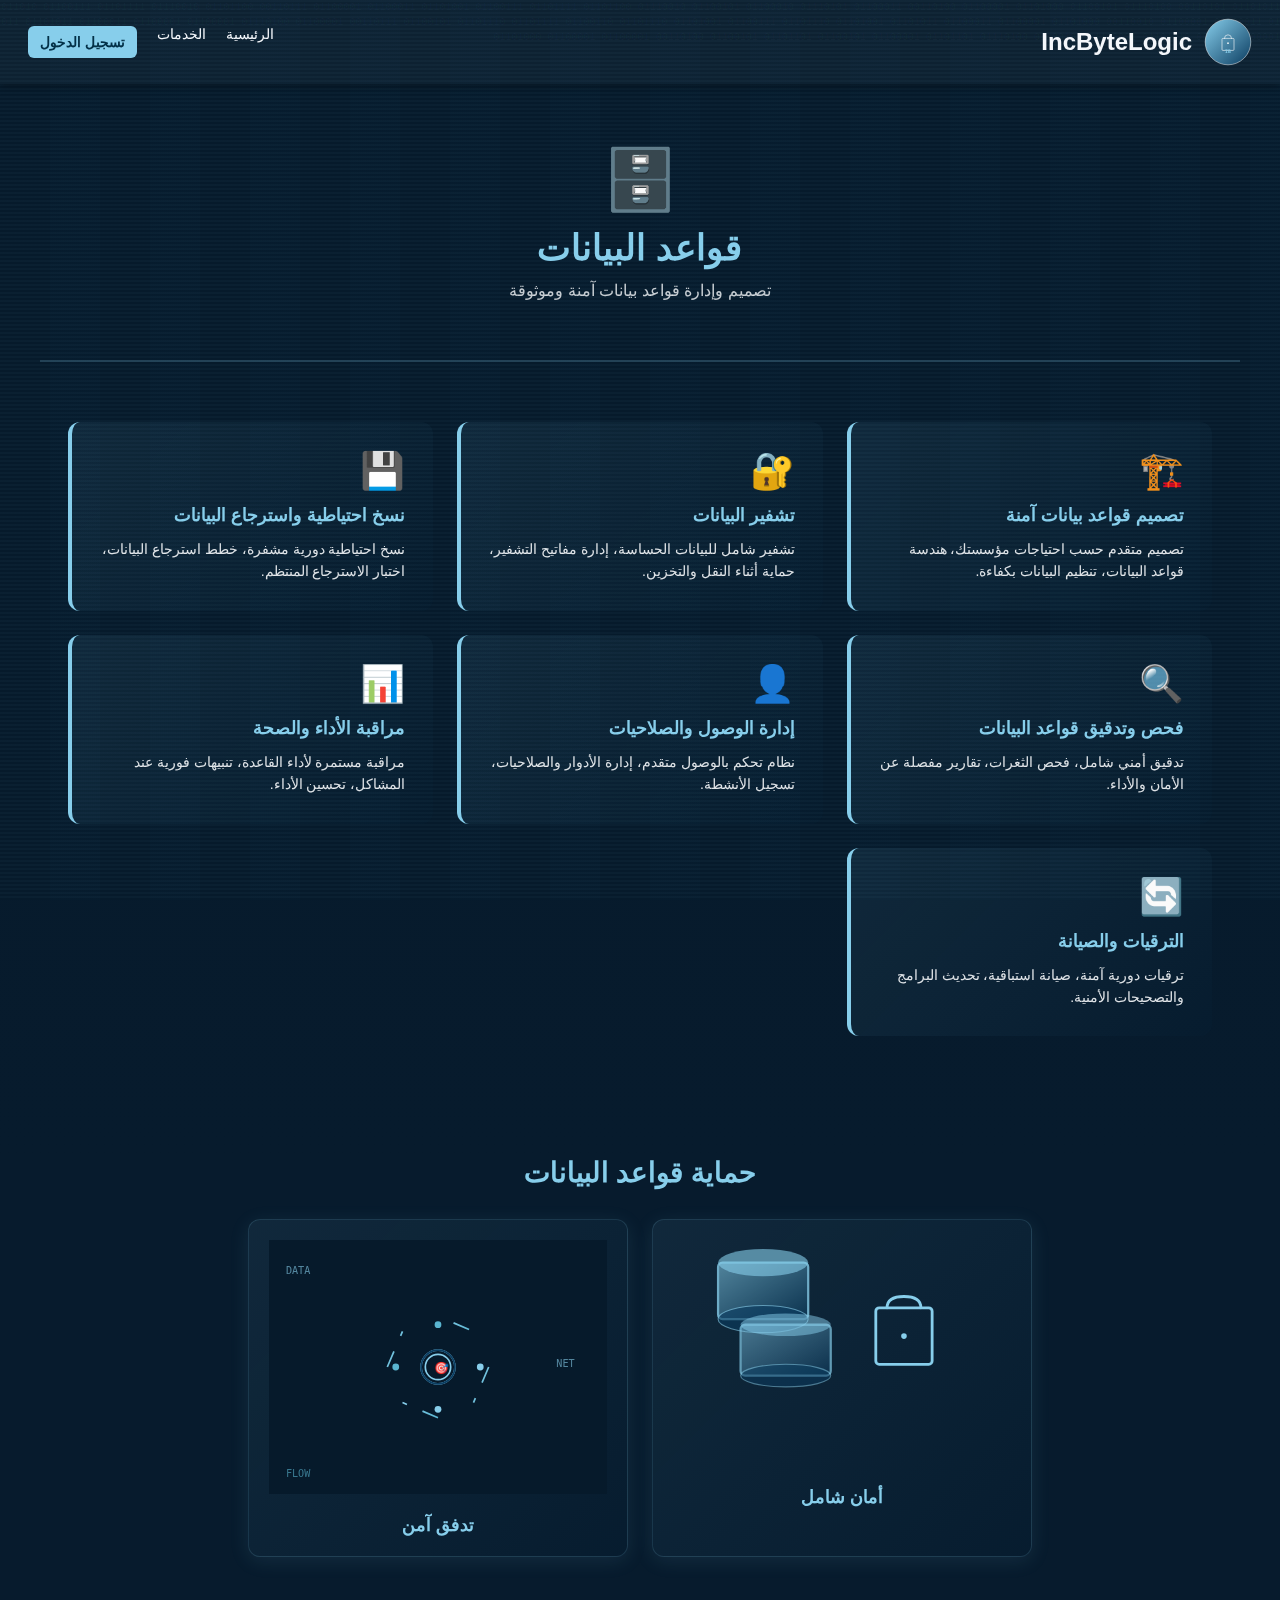
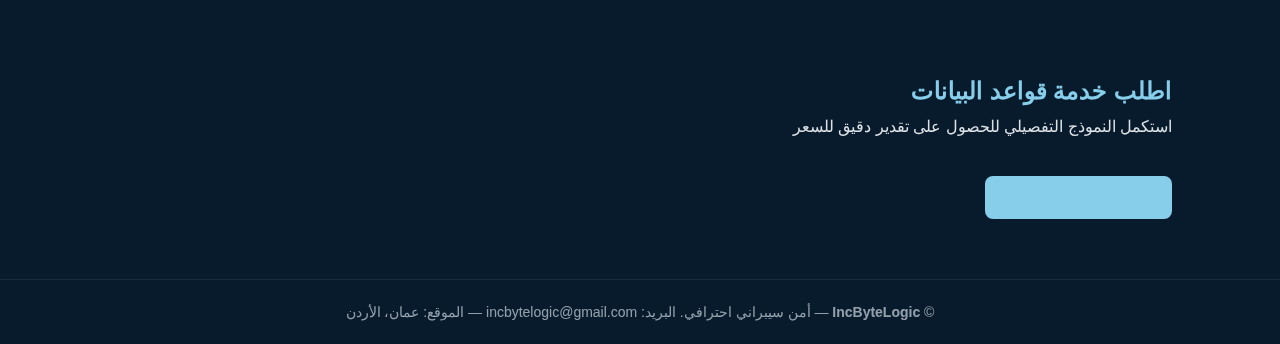
<file: public/databases.html>
<!doctype html>
<html lang="ar" dir="rtl">
  <head>
    <meta charset="utf-8" />
    <meta name="viewport" content="width=device-width, initial-scale=1" />
    <title>قواعد البيانات — IncByteLogic</title>
    <link rel="stylesheet" href="css/styles.css" />
  </head>
  <body>
    <div class="code-bg"></div>
    <header class="site-header">
      <div class="logo-wrap">
        <a href="index.html" style="text-decoration:none;color:inherit;display:flex;align-items:center;gap:12px;">
          <img src="logo.svg" alt="IncByteLogic logo" class="logo" />
          <h1>IncByteLogic</h1>
        </a>
      </div>
      <nav>
        <a href="index.html">الرئيسية</a>
        <a href="#services">الخدمات</a>
        <a href="login.html" class="login-btn">تسجيل الدخول</a>
      </nav>
    </header>
    <main>
      <section class="service-header">
        <div class="service-badge">🗄️</div>
        <h2>قواعد البيانات</h2>
        <p>تصميم وإدارة قواعد بيانات آمنة وموثوقة</p>
      </section>
      <section class="services-list">
        <div class="service-item">
          <div class="service-icon">🏗️</div>
          <h3>تصميم قواعد بيانات آمنة</h3>
          <p>تصميم متقدم حسب احتياجات مؤسستك، هندسة قواعد البيانات، تنظيم البيانات بكفاءة.</p>
        </div>
        <div class="service-item">
          <div class="service-icon">🔐</div>
          <h3>تشفير البيانات</h3>
          <p>تشفير شامل للبيانات الحساسة، إدارة مفاتيح التشفير، حماية أثناء النقل والتخزين.</p>
        </div>
        <div class="service-item">
          <div class="service-icon">💾</div>
          <h3>نسخ احتياطية واسترجاع البيانات</h3>
          <p>نسخ احتياطية دورية مشفرة، خطط استرجاع البيانات، اختبار الاسترجاع المنتظم.</p>
        </div>
        <div class="service-item">
          <div class="service-icon">🔍</div>
          <h3>فحص وتدقيق قواعد البيانات</h3>
          <p>تدقيق أمني شامل، فحص الثغرات، تقارير مفصلة عن الأمان والأداء.</p>
        </div>
        <div class="service-item">
          <div class="service-icon">👤</div>
          <h3>إدارة الوصول والصلاحيات</h3>
          <p>نظام تحكم بالوصول متقدم، إدارة الأدوار والصلاحيات، تسجيل الأنشطة.</p>
        </div>
        <div class="service-item">
          <div class="service-icon">📊</div>
          <h3>مراقبة الأداء والصحة</h3>
          <p>مراقبة مستمرة لأداء القاعدة، تنبيهات فورية عند المشاكل، تحسين الأداء.</p>
        </div>
        <div class="service-item">
          <div class="service-icon">🔄</div>
          <h3>الترقيات والصيانة</h3>
          <p>ترقيات دورية آمنة، صيانة استباقية، تحديث البرامج والتصحيحات الأمنية.</p>
        </div>
      </section>
      <section class="cyber-section">
        <h2>حماية قواعد البيانات</h2>
        <div class="cyber-visuals">
          <div class="visual-card">
            <img src="images/hack2.svg" alt="Database security" />
            <h3>أمان شامل</h3>
          </div>
          <div class="visual-card">
            <img src="images/network-flow.svg" alt="Data flow" />
            <h3>تدفق آمن</h3>
          </div>
        </div>
      </section>
      <section class="contact">
        <h2>اطلب خدمة قواعد البيانات</h2>
        <p>استكمل النموذج التفصيلي للحصول على تقدير دقيق للسعر</p>
        <a href="request-form.html" class="request-link">ملء نموذج الطلب →</a>
      </section>
    </main>
    <footer>
      <p>© <strong>IncByteLogic</strong> — أمن سيبراني احترافي. البريد: incbytelogic@gmail.com — الموقع: عمان، الأردن</p>
    </footer>
  </body>
</html>
</file>
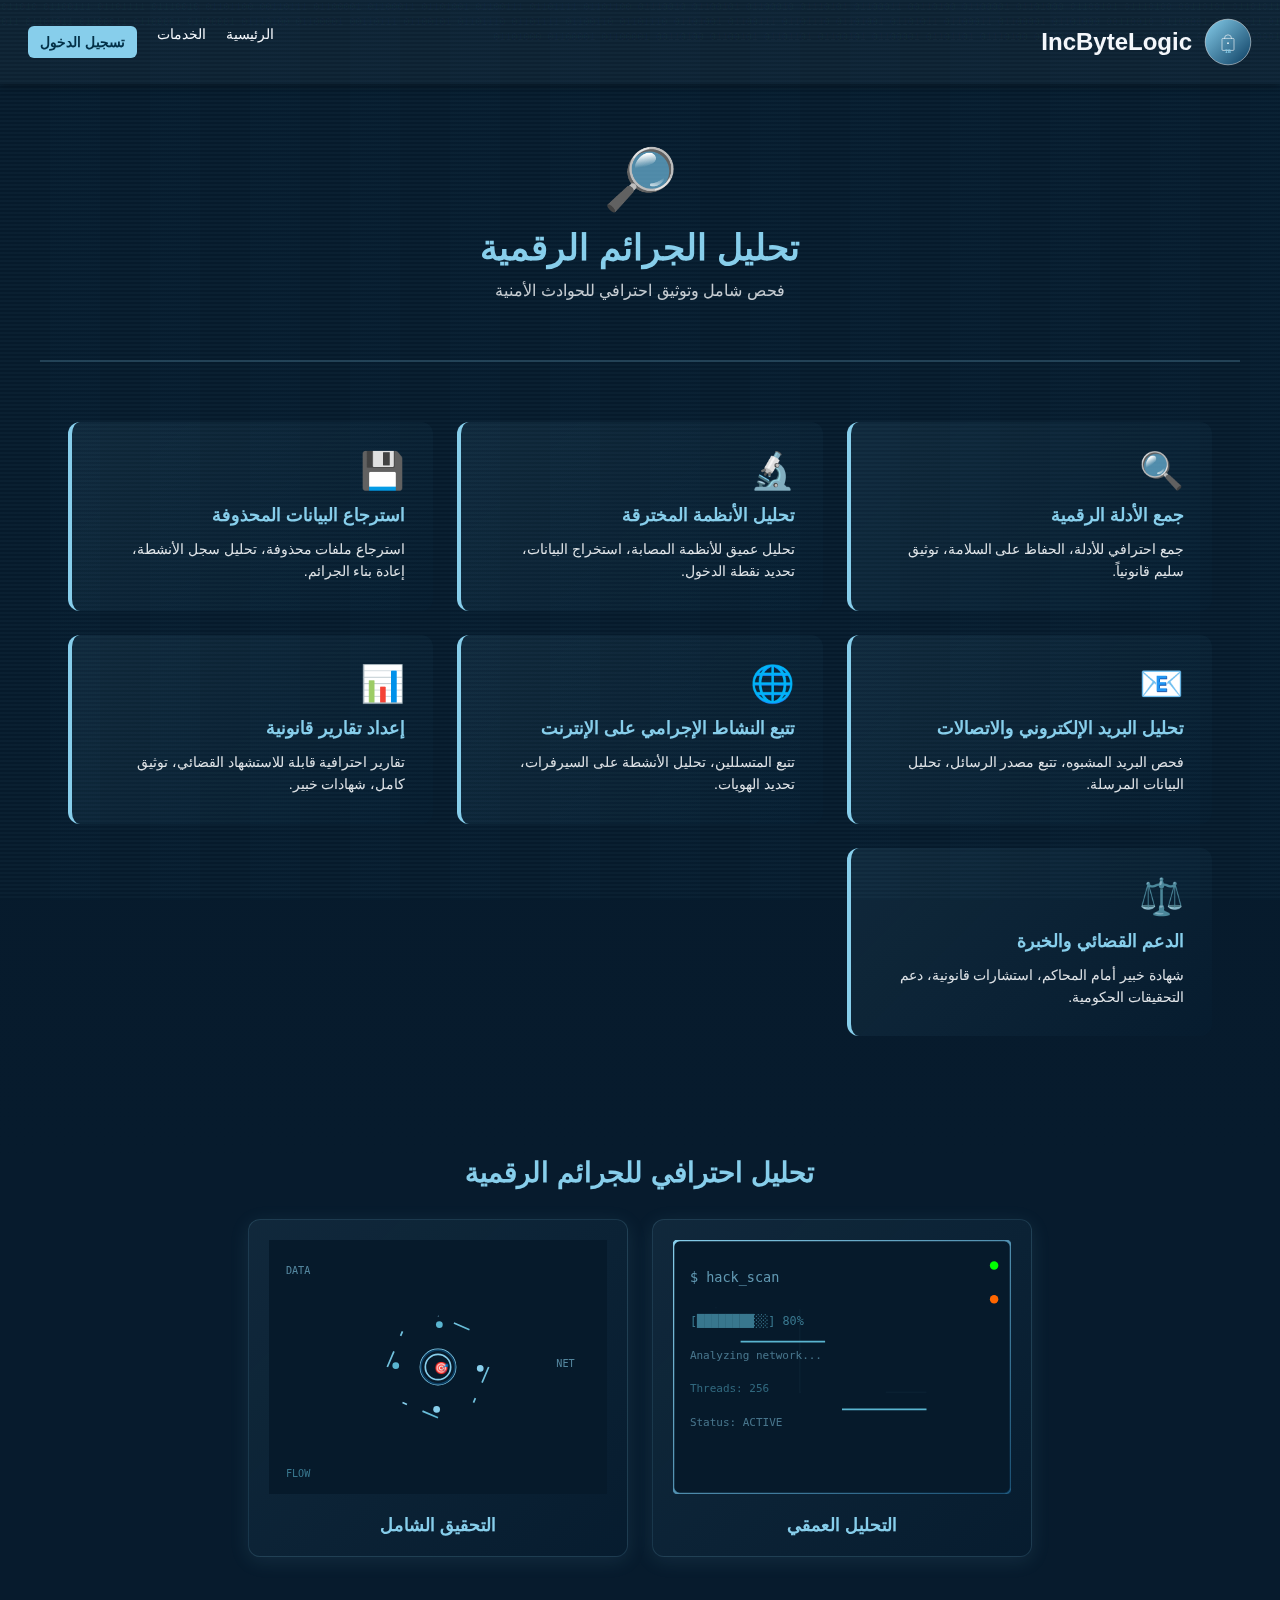
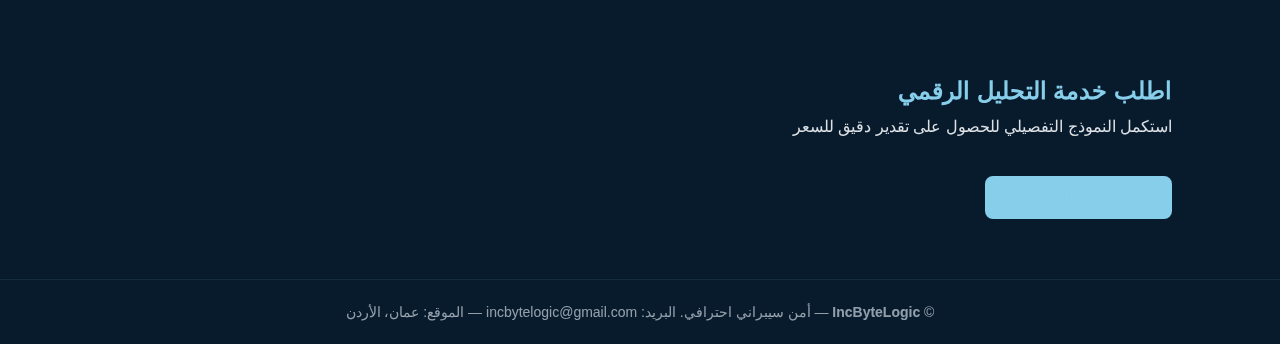
<file: public/forensics.html>
<!doctype html>
<html lang="ar" dir="rtl">
  <head>
    <meta charset="utf-8" />
    <meta name="viewport" content="width=device-width, initial-scale=1" />
    <title>تحليل الجرائم الرقمية — IncByteLogic</title>
    <link rel="stylesheet" href="css/styles.css" />
  </head>
  <body>
    <div class="code-bg"></div>
    <header class="site-header">
      <div class="logo-wrap">
        <a href="index.html" style="text-decoration:none;color:inherit;display:flex;align-items:center;gap:12px;">
          <img src="logo.svg" alt="IncByteLogic logo" class="logo" />
          <h1>IncByteLogic</h1>
        </a>
      </div>
      <nav>
        <a href="index.html">الرئيسية</a>
        <a href="#services">الخدمات</a>
        <a href="login.html" class="login-btn">تسجيل الدخول</a>
      </nav>
    </header>
    <main>
      <section class="service-header">
        <div class="service-badge">🔎</div>
        <h2>تحليل الجرائم الرقمية</h2>
        <p>فحص شامل وتوثيق احترافي للحوادث الأمنية</p>
      </section>
      <section class="services-list">
        <div class="service-item">
          <div class="service-icon">🔍</div>
          <h3>جمع الأدلة الرقمية</h3>
          <p>جمع احترافي للأدلة، الحفاظ على السلامة، توثيق سليم قانونياً.</p>
        </div>
        <div class="service-item">
          <div class="service-icon">🔬</div>
          <h3>تحليل الأنظمة المخترقة</h3>
          <p>تحليل عميق للأنظمة المصابة، استخراج البيانات، تحديد نقطة الدخول.</p>
        </div>
        <div class="service-item">
          <div class="service-icon">💾</div>
          <h3>استرجاع البيانات المحذوفة</h3>
          <p>استرجاع ملفات محذوفة، تحليل سجل الأنشطة، إعادة بناء الجرائم.</p>
        </div>
        <div class="service-item">
          <div class="service-icon">📧</div>
          <h3>تحليل البريد الإلكتروني والاتصالات</h3>
          <p>فحص البريد المشبوه، تتبع مصدر الرسائل، تحليل البيانات المرسلة.</p>
        </div>
        <div class="service-item">
          <div class="service-icon">🌐</div>
          <h3>تتبع النشاط الإجرامي على الإنترنت</h3>
          <p>تتبع المتسللين، تحليل الأنشطة على السيرفرات، تحديد الهويات.</p>
        </div>
        <div class="service-item">
          <div class="service-icon">📊</div>
          <h3>إعداد تقارير قانونية</h3>
          <p>تقارير احترافية قابلة للاستشهاد القضائي، توثيق كامل، شهادات خبير.</p>
        </div>
        <div class="service-item">
          <div class="service-icon">⚖️</div>
          <h3>الدعم القضائي والخبرة</h3>
          <p>شهادة خبير أمام المحاكم، استشارات قانونية، دعم التحقيقات الحكومية.</p>
        </div>
      </section>
      <section class="cyber-section">
        <h2>تحليل احترافي للجرائم الرقمية</h2>
        <div class="cyber-visuals">
          <div class="visual-card">
            <img src="images/hack-terminal.svg" alt="Digital forensics" />
            <h3>التحليل العمقي</h3>
          </div>
          <div class="visual-card">
            <img src="images/network-flow.svg" alt="Investigation" />
            <h3>التحقيق الشامل</h3>
          </div>
        </div>
      </section>
      <section class="contact">
        <h2>اطلب خدمة التحليل الرقمي</h2>
        <p>استكمل النموذج التفصيلي للحصول على تقدير دقيق للسعر</p>
        <a href="request-form.html" class="request-link">ملء نموذج الطلب →</a>
      </section>
    </main>
    <footer>
      <p>© <strong>IncByteLogic</strong> — أمن سيبراني احترافي. البريد: incbytelogic@gmail.com — الموقع: عمان، الأردن</p>
    </footer>
  </body>
</html>
</file>
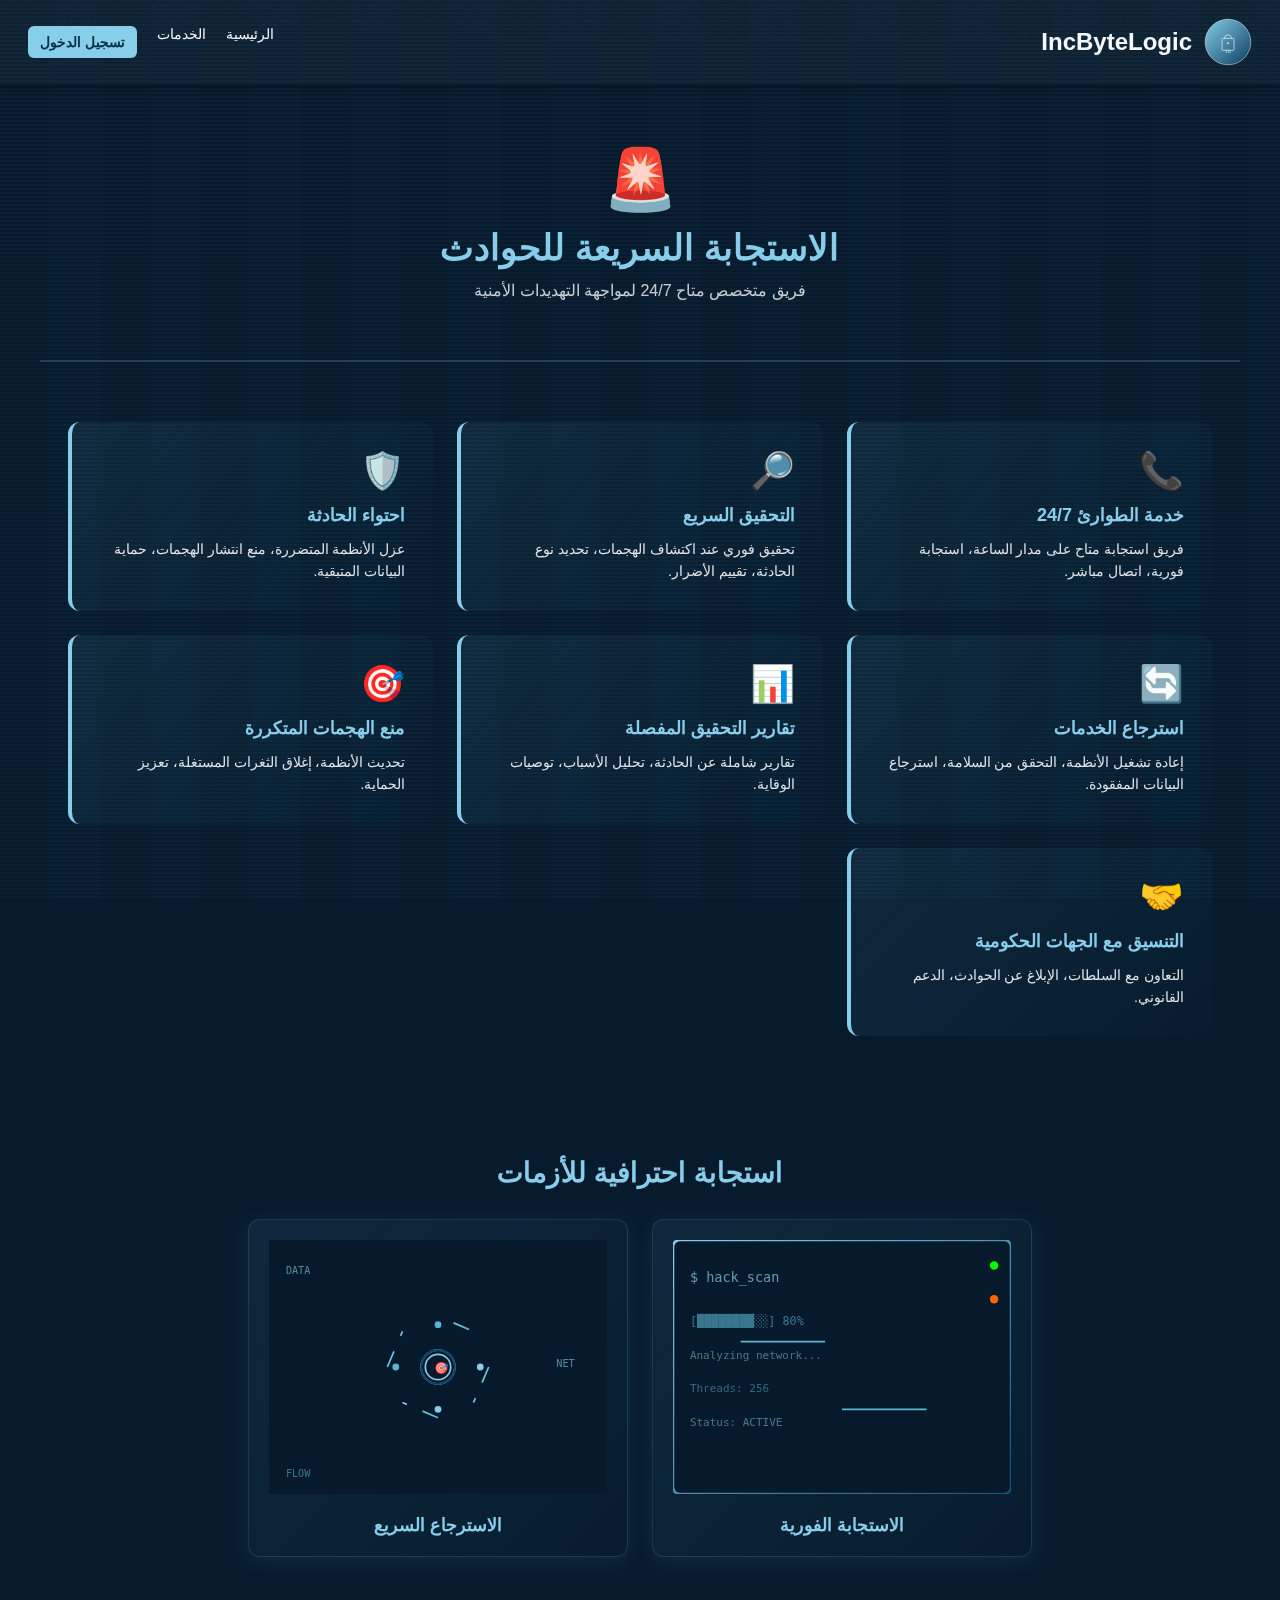
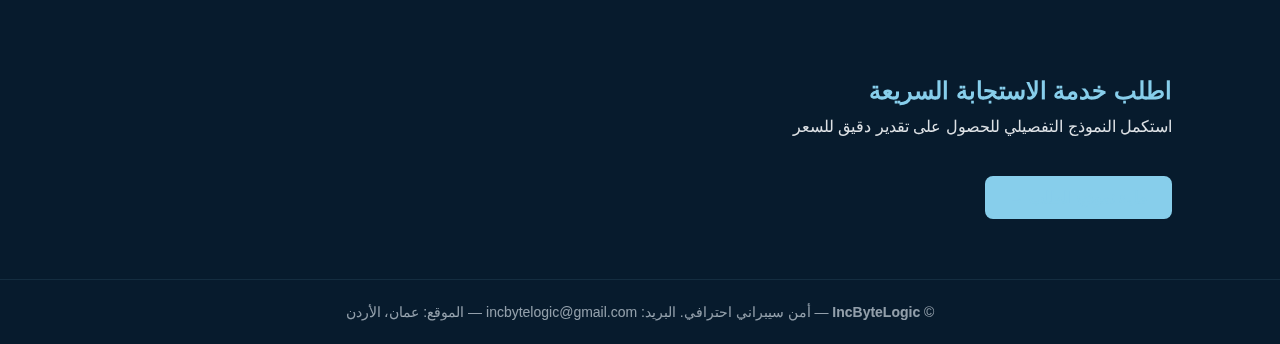
<file: public/incident-response.html>
<!doctype html>
<html lang="ar" dir="rtl">
  <head>
    <meta charset="utf-8" />
    <meta name="viewport" content="width=device-width, initial-scale=1" />
    <title>الاستجابة السريعة للحوادث — IncByteLogic</title>
    <link rel="stylesheet" href="css/styles.css" />
  </head>
  <body>
    <div class="code-bg"></div>
    <header class="site-header">
      <div class="logo-wrap">
        <a href="index.html" style="text-decoration:none;color:inherit;display:flex;align-items:center;gap:12px;">
          <img src="logo.svg" alt="IncByteLogic logo" class="logo" />
          <h1>IncByteLogic</h1>
        </a>
      </div>
      <nav>
        <a href="index.html">الرئيسية</a>
        <a href="#services">الخدمات</a>
        <a href="login.html" class="login-btn">تسجيل الدخول</a>
      </nav>
    </header>
    <main>
      <section class="service-header">
        <div class="service-badge">🚨</div>
        <h2>الاستجابة السريعة للحوادث</h2>
        <p>فريق متخصص متاح 24/7 لمواجهة التهديدات الأمنية</p>
      </section>
      <section class="services-list">
        <div class="service-item">
          <div class="service-icon">📞</div>
          <h3>خدمة الطوارئ 24/7</h3>
          <p>فريق استجابة متاح على مدار الساعة، استجابة فورية، اتصال مباشر.</p>
        </div>
        <div class="service-item">
          <div class="service-icon">🔎</div>
          <h3>التحقيق السريع</h3>
          <p>تحقيق فوري عند اكتشاف الهجمات، تحديد نوع الحادثة، تقييم الأضرار.</p>
        </div>
        <div class="service-item">
          <div class="service-icon">🛡️</div>
          <h3>احتواء الحادثة</h3>
          <p>عزل الأنظمة المتضررة، منع انتشار الهجمات، حماية البيانات المتبقية.</p>
        </div>
        <div class="service-item">
          <div class="service-icon">🔄</div>
          <h3>استرجاع الخدمات</h3>
          <p>إعادة تشغيل الأنظمة، التحقق من السلامة، استرجاع البيانات المفقودة.</p>
        </div>
        <div class="service-item">
          <div class="service-icon">📊</div>
          <h3>تقارير التحقيق المفصلة</h3>
          <p>تقارير شاملة عن الحادثة، تحليل الأسباب، توصيات الوقاية.</p>
        </div>
        <div class="service-item">
          <div class="service-icon">🎯</div>
          <h3>منع الهجمات المتكررة</h3>
          <p>تحديث الأنظمة، إغلاق الثغرات المستغلة، تعزيز الحماية.</p>
        </div>
        <div class="service-item">
          <div class="service-icon">🤝</div>
          <h3>التنسيق مع الجهات الحكومية</h3>
          <p>التعاون مع السلطات، الإبلاغ عن الحوادث، الدعم القانوني.</p>
        </div>
      </section>
      <section class="cyber-section">
        <h2>استجابة احترافية للأزمات</h2>
        <div class="cyber-visuals">
          <div class="visual-card">
            <img src="images/hack-terminal.svg" alt="Incident response" />
            <h3>الاستجابة الفورية</h3>
          </div>
          <div class="visual-card">
            <img src="images/network-flow.svg" alt="Recovery" />
            <h3>الاسترجاع السريع</h3>
          </div>
        </div>
      </section>
      <section class="contact">
        <h2>اطلب خدمة الاستجابة السريعة</h2>
        <p>استكمل النموذج التفصيلي للحصول على تقدير دقيق للسعر</p>
        <a href="request-form.html" class="request-link">ملء نموذج الطلب →</a>
      </section>
    </main>
    <footer>
      <p>© <strong>IncByteLogic</strong> — أمن سيبراني احترافي. البريد: incbytelogic@gmail.com — الموقع: عمان، الأردن</p>
    </footer>
  </body>
</html>
</file>
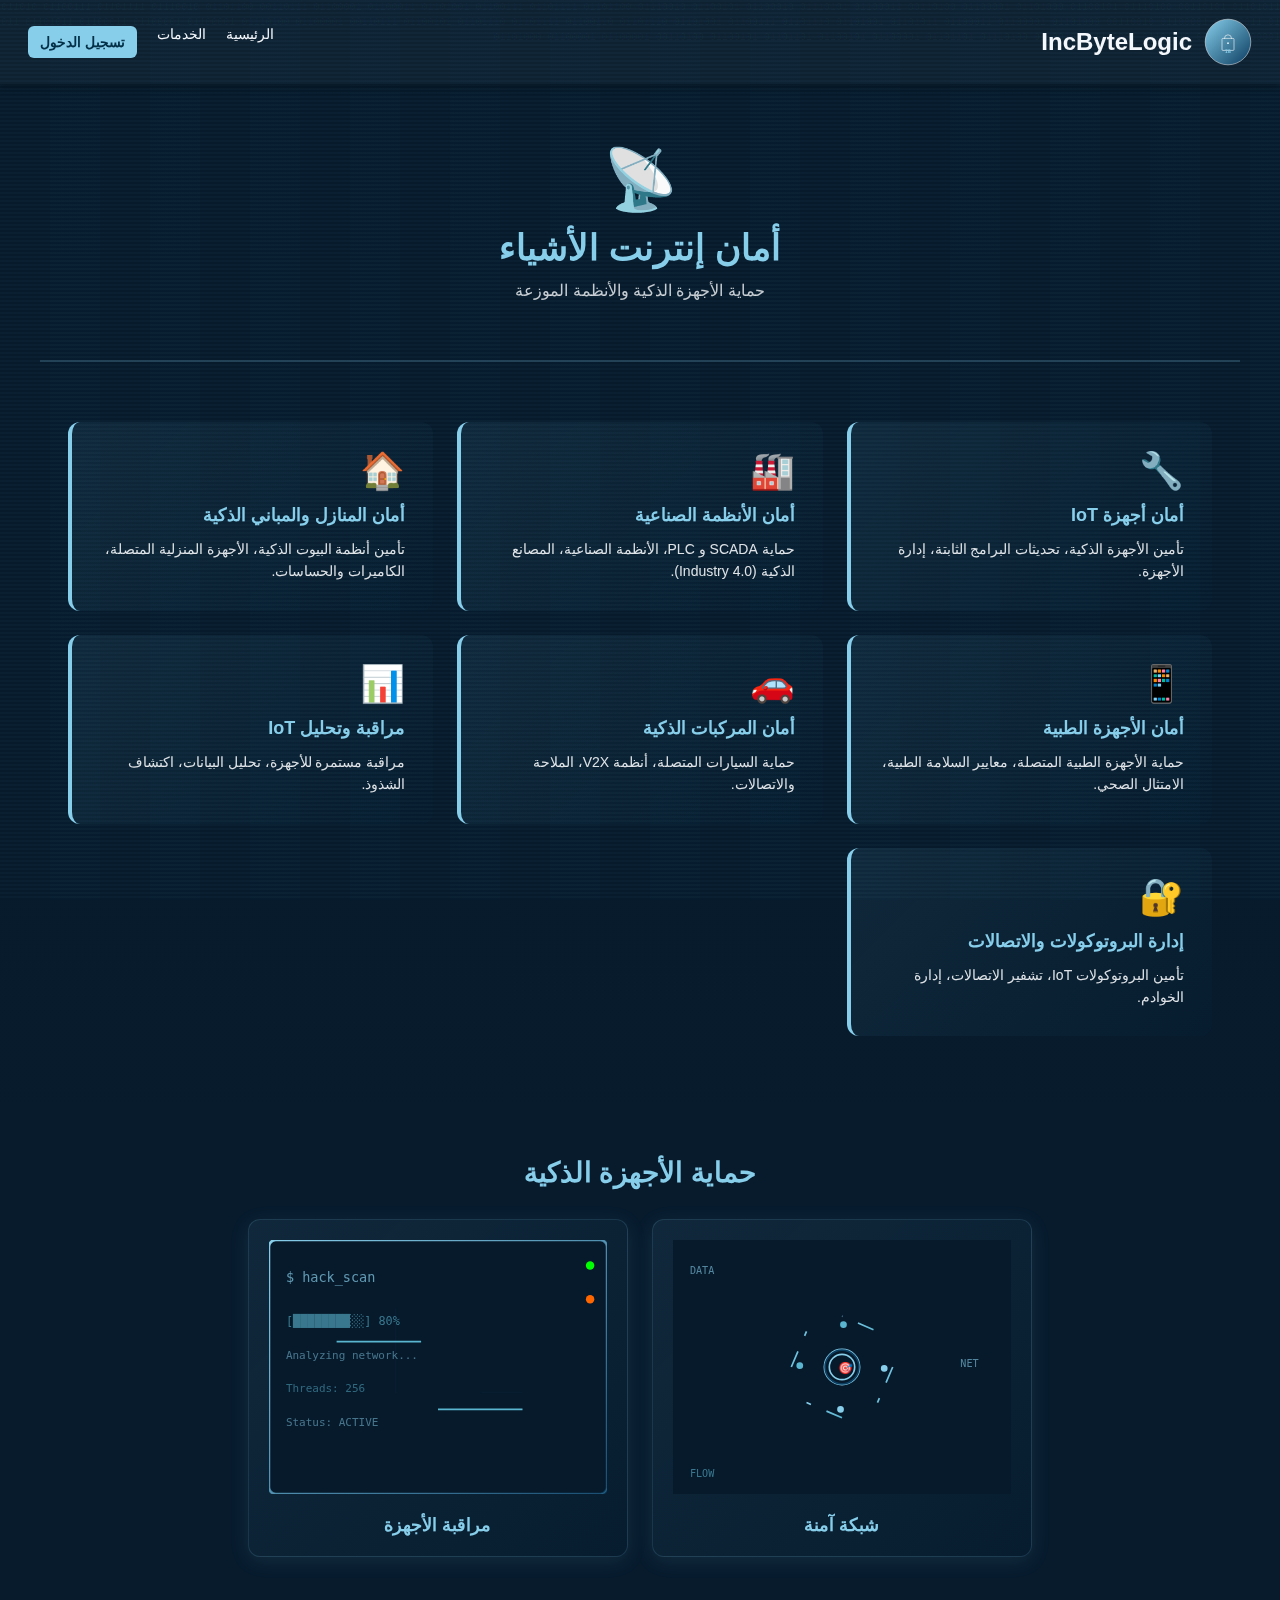
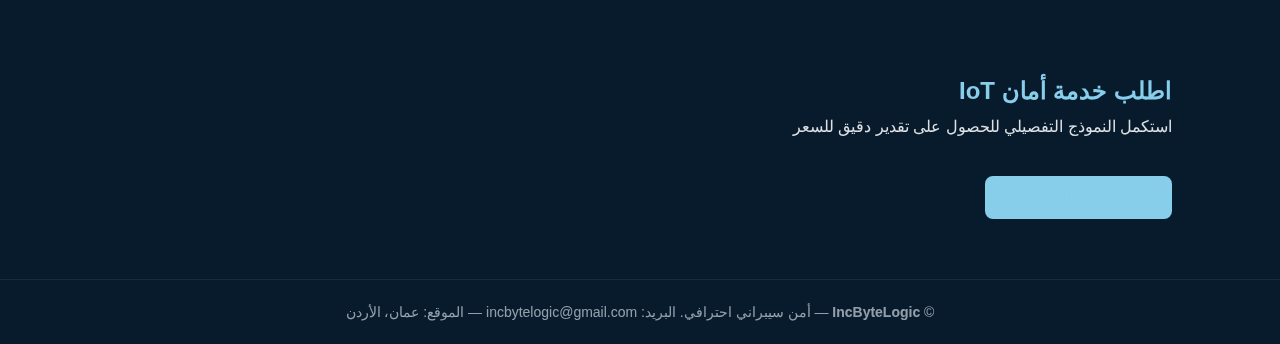
<file: public/iot-security.html>
<!doctype html>
<html lang="ar" dir="rtl">
  <head>
    <meta charset="utf-8" />
    <meta name="viewport" content="width=device-width, initial-scale=1" />
    <title>أمان إنترنت الأشياء — IncByteLogic</title>
    <link rel="stylesheet" href="css/styles.css" />
  </head>
  <body>
    <div class="code-bg"></div>
    <header class="site-header">
      <div class="logo-wrap">
        <a href="index.html" style="text-decoration:none;color:inherit;display:flex;align-items:center;gap:12px;">
          <img src="logo.svg" alt="IncByteLogic logo" class="logo" />
          <h1>IncByteLogic</h1>
        </a>
      </div>
      <nav>
        <a href="index.html">الرئيسية</a>
        <a href="#services">الخدمات</a>
        <a href="login.html" class="login-btn">تسجيل الدخول</a>
      </nav>
    </header>
    <main>
      <section class="service-header">
        <div class="service-badge">📡</div>
        <h2>أمان إنترنت الأشياء</h2>
        <p>حماية الأجهزة الذكية والأنظمة الموزعة</p>
      </section>
      <section class="services-list">
        <div class="service-item">
          <div class="service-icon">🔧</div>
          <h3>أمان أجهزة IoT</h3>
          <p>تأمين الأجهزة الذكية، تحديثات البرامج الثابتة، إدارة الأجهزة.</p>
        </div>
        <div class="service-item">
          <div class="service-icon">🏭</div>
          <h3>أمان الأنظمة الصناعية</h3>
          <p>حماية SCADA و PLC، الأنظمة الصناعية، المصانع الذكية (Industry 4.0).</p>
        </div>
        <div class="service-item">
          <div class="service-icon">🏠</div>
          <h3>أمان المنازل والمباني الذكية</h3>
          <p>تأمين أنظمة البيوت الذكية، الأجهزة المنزلية المتصلة، الكاميرات والحساسات.</p>
        </div>
        <div class="service-item">
          <div class="service-icon">📱</div>
          <h3>أمان الأجهزة الطبية</h3>
          <p>حماية الأجهزة الطبية المتصلة، معايير السلامة الطبية، الامتثال الصحي.</p>
        </div>
        <div class="service-item">
          <div class="service-icon">🚗</div>
          <h3>أمان المركبات الذكية</h3>
          <p>حماية السيارات المتصلة، أنظمة V2X، الملاحة والاتصالات.</p>
        </div>
        <div class="service-item">
          <div class="service-icon">📊</div>
          <h3>مراقبة وتحليل IoT</h3>
          <p>مراقبة مستمرة للأجهزة، تحليل البيانات، اكتشاف الشذوذ.</p>
        </div>
        <div class="service-item">
          <div class="service-icon">🔐</div>
          <h3>إدارة البروتوكولات والاتصالات</h3>
          <p>تأمين البروتوكولات IoT، تشفير الاتصالات، إدارة الخوادم.</p>
        </div>
      </section>
      <section class="cyber-section">
        <h2>حماية الأجهزة الذكية</h2>
        <div class="cyber-visuals">
          <div class="visual-card">
            <img src="images/network-flow.svg" alt="IoT security" />
            <h3>شبكة آمنة</h3>
          </div>
          <div class="visual-card">
            <img src="images/hack-terminal.svg" alt="Device monitoring" />
            <h3>مراقبة الأجهزة</h3>
          </div>
        </div>
      </section>
      <section class="contact">
        <h2>اطلب خدمة أمان IoT</h2>
        <p>استكمل النموذج التفصيلي للحصول على تقدير دقيق للسعر</p>
        <a href="request-form.html" class="request-link">ملء نموذج الطلب →</a>
      </section>
    </main>
    <footer>
      <p>© <strong>IncByteLogic</strong> — أمن سيبراني احترافي. البريد: incbytelogic@gmail.com — الموقع: عمان، الأردن</p>
    </footer>
  </body>
</html>
</file>
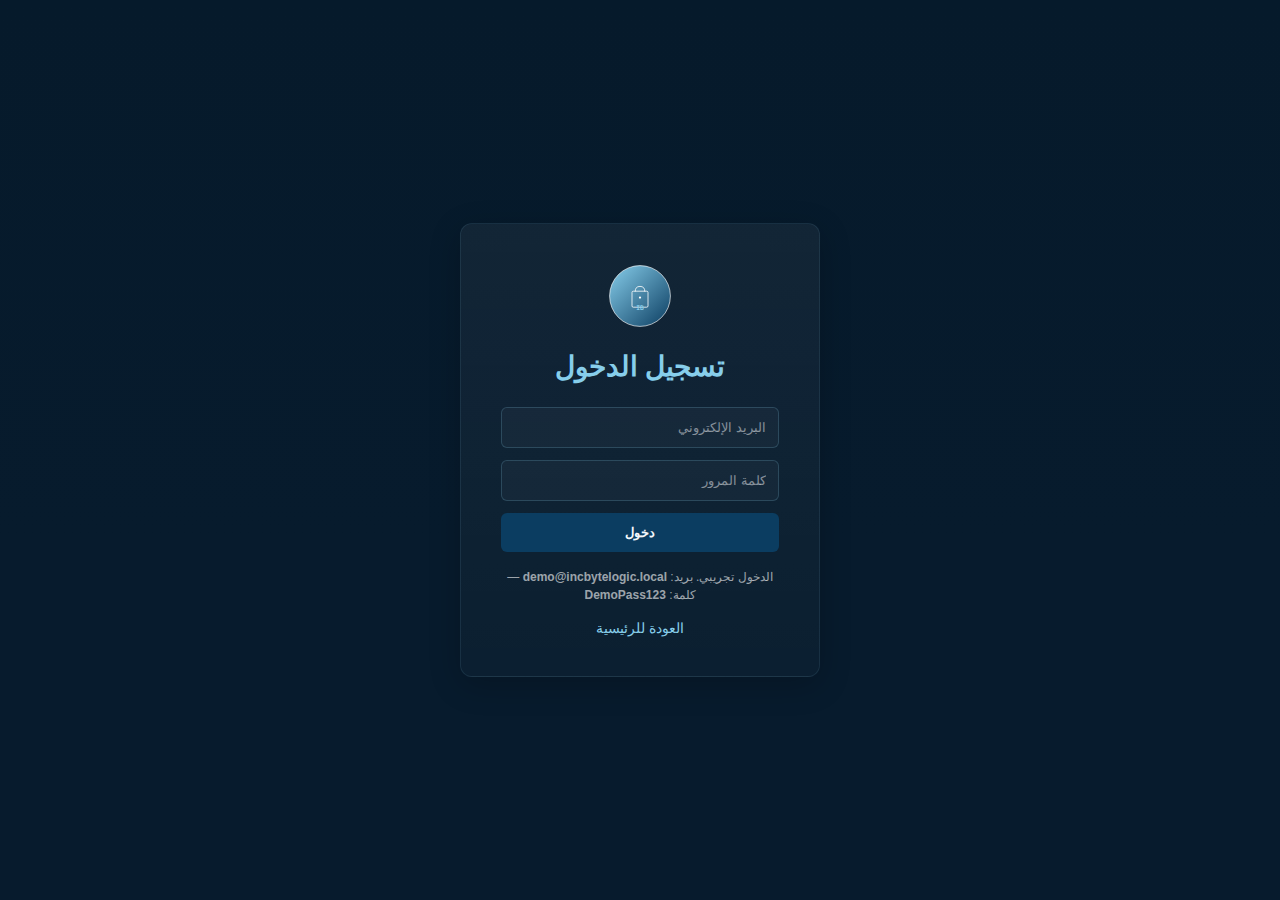
<file: public/login.html>
<!doctype html>
<html lang="ar" dir="rtl">
  <head>
    <meta charset="utf-8" />
    <meta name="viewport" content="width=device-width, initial-scale=1" />
    <title>تسجيل الدخول — IncByteLogic</title>
    <link rel="stylesheet" href="css/styles.css" />
  </head>
  <body class="login-page">
    <div class="login-card">
      <img src="logo.svg" alt="logo" class="logo-sm" />
      <h2>تسجيل الدخول</h2>
      <form id="loginForm">
        <input name="email" placeholder="البريد الإلكتروني" required />
        <input name="password" type="password" placeholder="كلمة المرور" required />
        <button type="submit">دخول</button>
      </form>
      <p class="hint">الدخول تجريبي. بريد: <strong>demo@incbytelogic.local</strong> — كلمة: <strong>DemoPass123</strong></p>
      <a href="index.html">العودة للرئيسية</a>
    </div>

    <script>
      // Initialize database
      function initDB() {
        const users = [{ id: 1, email: 'demo@incbytelogic.local', password: 'DemoPass123' }];
        if (!localStorage.getItem('users')) {
          localStorage.setItem('users', JSON.stringify(users));
        }
      }
      initDB();

      // Login handler
      document.getElementById('loginForm').addEventListener('submit', (e) => {
        e.preventDefault();
        const form = e.target;
        const users = JSON.parse(localStorage.getItem('users') || '[]');
        const user = users.find(u => u.email === form.email.value && u.password === form.password.value);
        
        if (user) {
          alert('✓ تم الدخول بنجاح!\nمرحباً ' + user.email);
          localStorage.setItem('loggedInUser', JSON.stringify(user));
          setTimeout(() => window.location.href = 'index.html', 500);
        } else {
          alert('❌ بيانات خاطئة!\nجرب: demo@incbytelogic.local / DemoPass123');
        }
      });
    </script>
  </body>
</html>
</file>
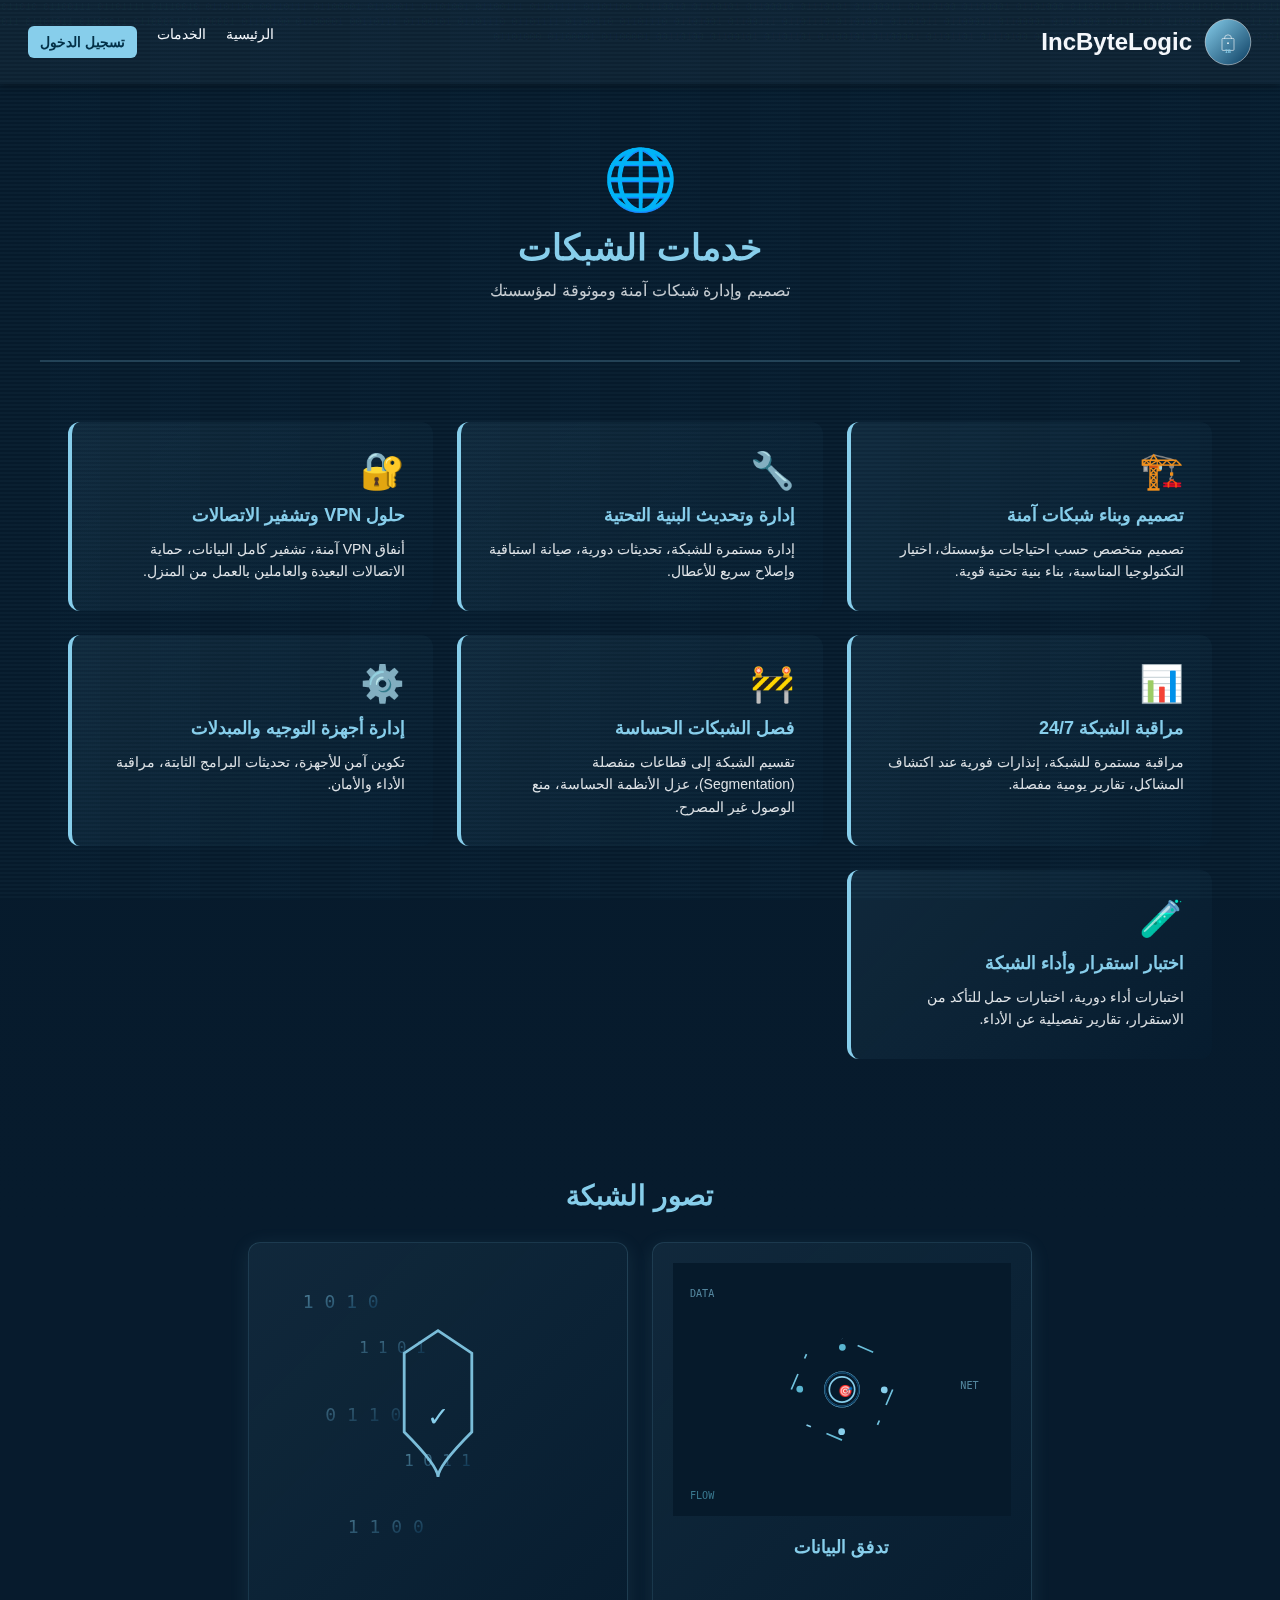
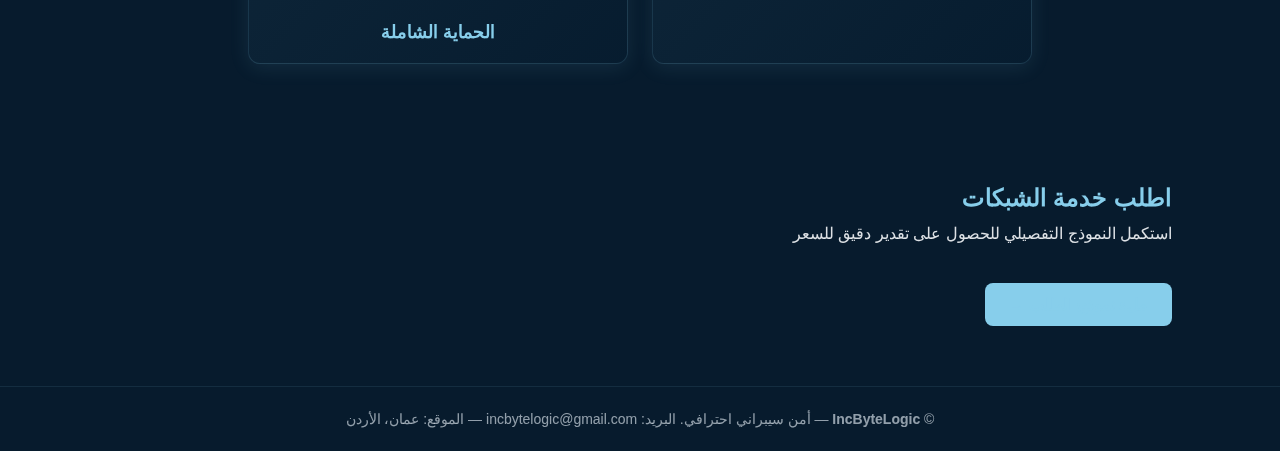
<file: public/networks.html>
<!doctype html>
<html lang="ar" dir="rtl">
  <head>
    <meta charset="utf-8" />
    <meta name="viewport" content="width=device-width, initial-scale=1" />
    <title>خدمات الشبكات — IncByteLogic</title>
    <link rel="stylesheet" href="css/styles.css" />
  </head>
  <body>
    <!-- Code background -->
    <div class="code-bg"></div>

    <header class="site-header">
      <div class="logo-wrap">
        <a href="index.html" style="text-decoration:none;color:inherit;display:flex;align-items:center;gap:12px;">
          <img src="logo.svg" alt="IncByteLogic logo" class="logo" />
          <h1>IncByteLogic</h1>
        </a>
      </div>
      <nav>
        <a href="index.html">الرئيسية</a>
        <a href="#services">الخدمات</a>
        <a href="login.html" class="login-btn">تسجيل الدخول</a>
      </nav>
    </header>

    <main>
      <!-- Service Header Indicator -->
      <section class="service-header">
        <div class="service-badge">🌐</div>
        <h2>خدمات الشبكات</h2>
        <p>تصميم وإدارة شبكات آمنة وموثوقة لمؤسستك</p>
      </section>

      <!-- Services List -->
      <section class="services-list">
        <div class="service-item">
          <div class="service-icon">🏗️</div>
          <h3>تصميم وبناء شبكات آمنة</h3>
          <p>تصميم متخصص حسب احتياجات مؤسستك، اختيار التكنولوجيا المناسبة، بناء بنية تحتية قوية.</p>
        </div>
        <div class="service-item">
          <div class="service-icon">🔧</div>
          <h3>إدارة وتحديث البنية التحتية</h3>
          <p>إدارة مستمرة للشبكة، تحديثات دورية، صيانة استباقية وإصلاح سريع للأعطال.</p>
        </div>
        <div class="service-item">
          <div class="service-icon">🔐</div>
          <h3>حلول VPN وتشفير الاتصالات</h3>
          <p>أنفاق VPN آمنة، تشفير كامل البيانات، حماية الاتصالات البعيدة والعاملين بالعمل من المنزل.</p>
        </div>
        <div class="service-item">
          <div class="service-icon">📊</div>
          <h3>مراقبة الشبكة 24/7</h3>
          <p>مراقبة مستمرة للشبكة، إنذارات فورية عند اكتشاف المشاكل، تقارير يومية مفصلة.</p>
        </div>
        <div class="service-item">
          <div class="service-icon">🚧</div>
          <h3>فصل الشبكات الحساسة</h3>
          <p>تقسيم الشبكة إلى قطاعات منفصلة (Segmentation)، عزل الأنظمة الحساسة، منع الوصول غير المصرح.</p>
        </div>
        <div class="service-item">
          <div class="service-icon">⚙️</div>
          <h3>إدارة أجهزة التوجيه والمبدلات</h3>
          <p>تكوين آمن للأجهزة، تحديثات البرامج الثابتة، مراقبة الأداء والأمان.</p>
        </div>
        <div class="service-item">
          <div class="service-icon">🧪</div>
          <h3>اختبار استقرار وأداء الشبكة</h3>
          <p>اختبارات أداء دورية، اختبارات حمل للتأكد من الاستقرار، تقارير تفصيلية عن الأداء.</p>
        </div>
      </section>

      <!-- Animated visuals -->
      <section class="cyber-section">
        <h2>تصور الشبكة</h2>
        <div class="cyber-visuals">
          <div class="visual-card">
            <img src="images/network-flow.svg" alt="Network analysis" />
            <h3>تدفق البيانات</h3>
          </div>
          <div class="visual-card">
            <img src="images/hack1.svg" alt="Security" />
            <h3>الحماية الشاملة</h3>
          </div>
        </div>
      </section>

      <!-- Contact Form -->
      <section class="contact">
        <h2>اطلب خدمة الشبكات</h2>
        <p>استكمل النموذج التفصيلي للحصول على تقدير دقيق للسعر</p>
        <a href="request-form.html" class="request-link">ملء نموذج الطلب →</a>
      </section>
    </main>

    <footer>
      <p>© <strong>IncByteLogic</strong> — أمن سيبراني احترافي. البريد: incbytelogic@gmail.com — الموقع: عمان، الأردن</p>
    </footer>

    <script>
      document.querySelectorAll('.service-request-form').forEach(form => {
        form.addEventListener('submit', (e) => {
          e.preventDefault();
          const service = form.dataset.service;
          const name = form.querySelector('input[type="text"]').value;
          const email = form.querySelector('input[type="email"]').value;
          const problem = form.querySelector('textarea').value;
          
          const request = {
            id: Date.now(),
            service: service,
            name: name,
            email: email,
            problem: problem,
            timestamp: new Date().toLocaleString()
          };
          
          const requests = JSON.parse(localStorage.getItem('service-requests') || '[]');
          requests.push(request);
          localStorage.setItem('service-requests', JSON.stringify(requests));
          
          alert(`✓ تم إرسال طلب ${service} بنجاح!\nسيتواصل معك فريقنا على: ${email}`);
          form.reset();
        });
      });
    </script>
  </body>
</html>
</file>
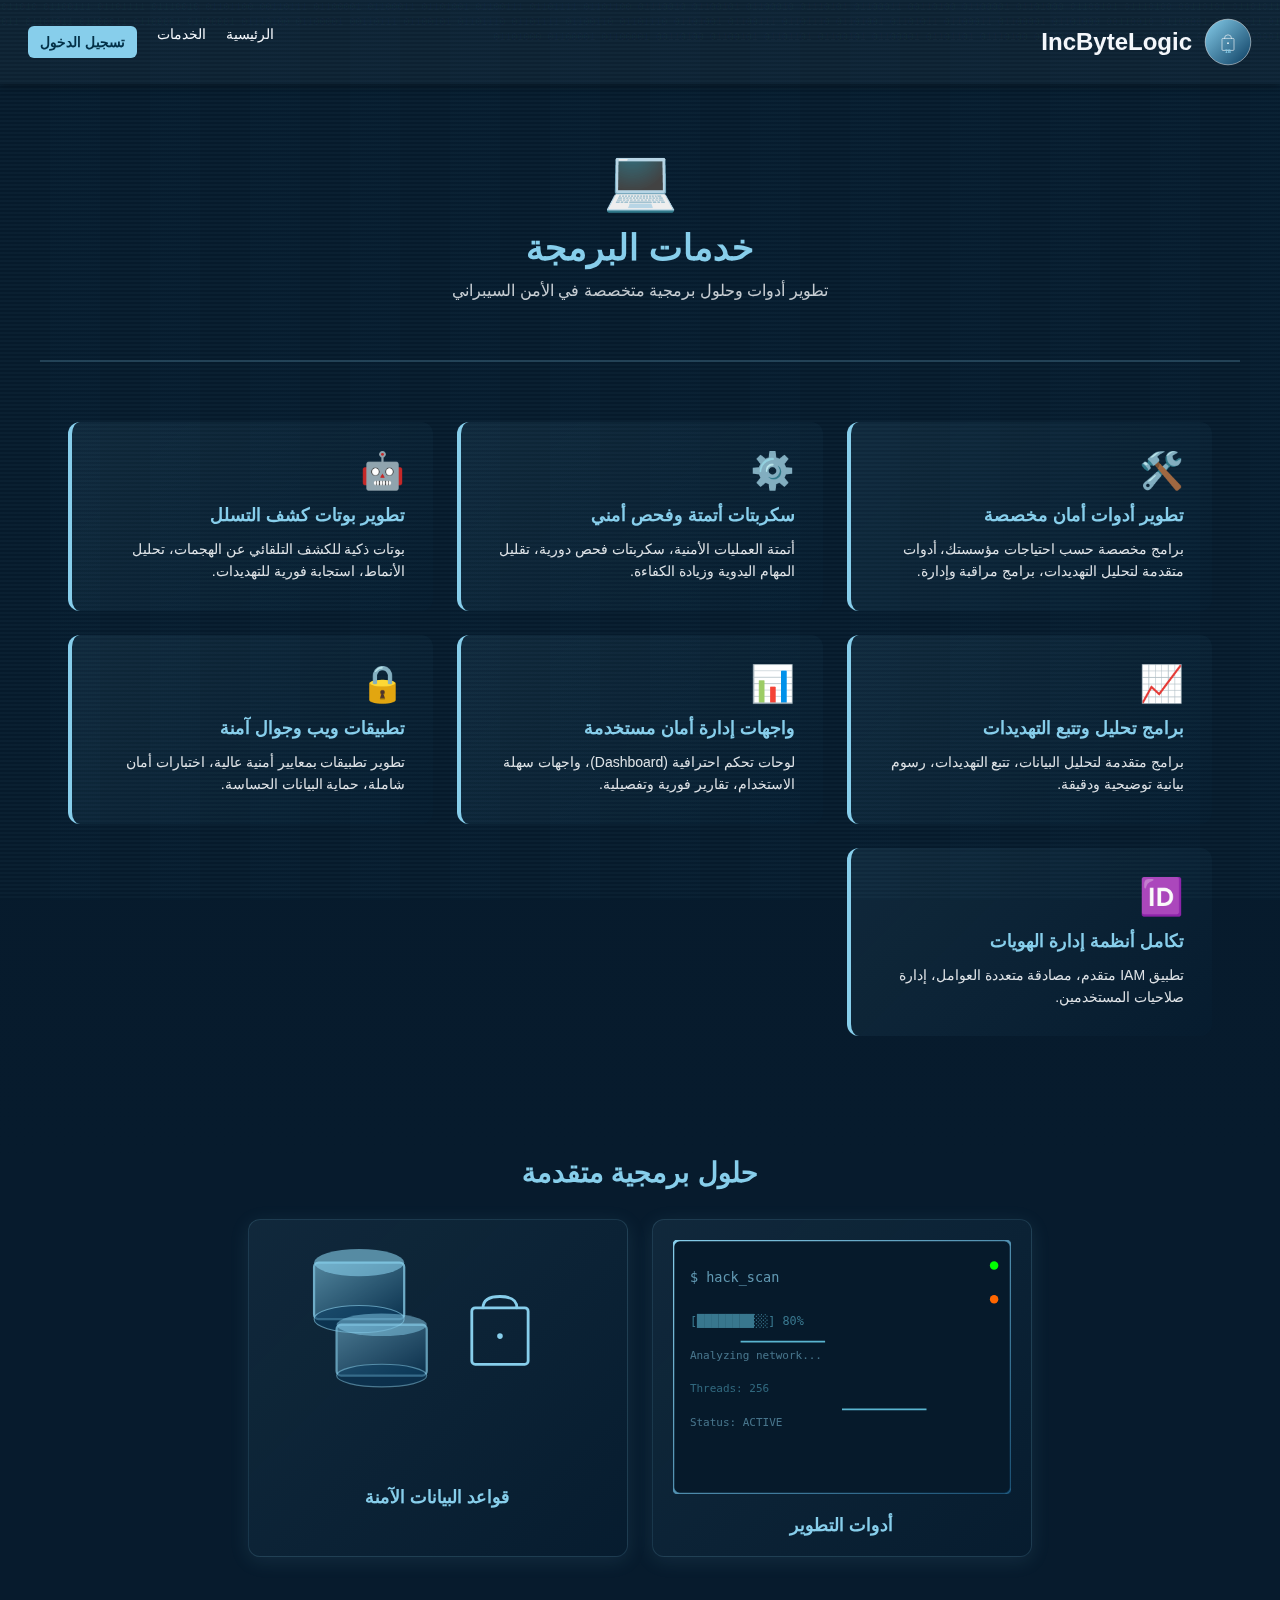
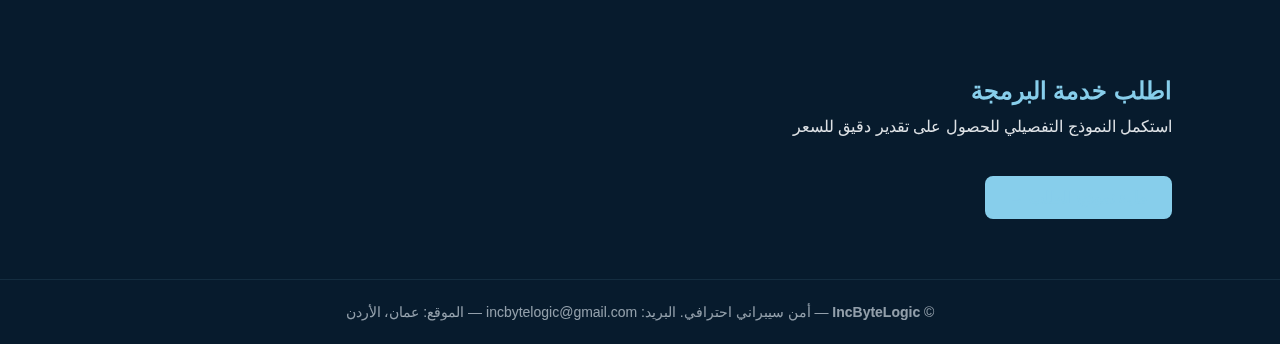
<file: public/programming.html>
<!doctype html>
<html lang="ar" dir="rtl">
  <head>
    <meta charset="utf-8" />
    <meta name="viewport" content="width=device-width, initial-scale=1" />
    <title>خدمات البرمجة — IncByteLogic</title>
    <link rel="stylesheet" href="css/styles.css" />
  </head>
  <body>
    <!-- Code background -->
    <div class="code-bg"></div>

    <header class="site-header">
      <div class="logo-wrap">
        <a href="index.html" style="text-decoration:none;color:inherit;display:flex;align-items:center;gap:12px;">
          <img src="logo.svg" alt="IncByteLogic logo" class="logo" />
          <h1>IncByteLogic</h1>
        </a>
      </div>
      <nav>
        <a href="index.html">الرئيسية</a>
        <a href="#services">الخدمات</a>
        <a href="login.html" class="login-btn">تسجيل الدخول</a>
      </nav>
    </header>

    <main>
      <!-- Service Header Indicator -->
      <section class="service-header">
        <div class="service-badge">💻</div>
        <h2>خدمات البرمجة</h2>
        <p>تطوير أدوات وحلول برمجية متخصصة في الأمن السيبراني</p>
      </section>

      <!-- Services List -->
      <section class="services-list">
        <div class="service-item">
          <div class="service-icon">🛠️</div>
          <h3>تطوير أدوات أمان مخصصة</h3>
          <p>برامج مخصصة حسب احتياجات مؤسستك، أدوات متقدمة لتحليل التهديدات، برامج مراقبة وإدارة.</p>
        </div>
        <div class="service-item">
          <div class="service-icon">⚙️</div>
          <h3>سكربتات أتمتة وفحص أمني</h3>
          <p>أتمتة العمليات الأمنية، سكربتات فحص دورية، تقليل المهام اليدوية وزيادة الكفاءة.</p>
        </div>
        <div class="service-item">
          <div class="service-icon">🤖</div>
          <h3>تطوير بوتات كشف التسلل</h3>
          <p>بوتات ذكية للكشف التلقائي عن الهجمات، تحليل الأنماط، استجابة فورية للتهديدات.</p>
        </div>
        <div class="service-item">
          <div class="service-icon">📈</div>
          <h3>برامج تحليل وتتبع التهديدات</h3>
          <p>برامج متقدمة لتحليل البيانات، تتبع التهديدات، رسوم بيانية توضيحية ودقيقة.</p>
        </div>
        <div class="service-item">
          <div class="service-icon">📊</div>
          <h3>واجهات إدارة أمان مستخدمة</h3>
          <p>لوحات تحكم احترافية (Dashboard)، واجهات سهلة الاستخدام، تقارير فورية وتفصيلية.</p>
        </div>
        <div class="service-item">
          <div class="service-icon">🔒</div>
          <h3>تطبيقات ويب وجوال آمنة</h3>
          <p>تطوير تطبيقات بمعايير أمنية عالية، اختبارات أمان شاملة، حماية البيانات الحساسة.</p>
        </div>
        <div class="service-item">
          <div class="service-icon">🆔</div>
          <h3>تكامل أنظمة إدارة الهويات</h3>
          <p>تطبيق IAM متقدم، مصادقة متعددة العوامل، إدارة صلاحيات المستخدمين.</p>
        </div>
      </section>

      <!-- Animated visuals -->
      <section class="cyber-section">
        <h2>حلول برمجية متقدمة</h2>
        <div class="cyber-visuals">
          <div class="visual-card">
            <img src="images/hack-terminal.svg" alt="Hacking terminal" />
            <h3>أدوات التطوير</h3>
          </div>
          <div class="visual-card">
            <img src="images/hack2.svg" alt="Database" />
            <h3>قواعد البيانات الآمنة</h3>
          </div>
        </div>
      </section>

      <!-- Contact Form -->
      <section class="contact">
        <h2>اطلب خدمة البرمجة</h2>
        <p>استكمل النموذج التفصيلي للحصول على تقدير دقيق للسعر</p>
        <a href="request-form.html" class="request-link">ملء نموذج الطلب →</a>
      </section>
    </main>

    <footer>
      <p>© <strong>IncByteLogic</strong> — أمن سيبراني احترافي. البريد: incbytelogic@gmail.com — الموقع: عمان، الأردن</p>
    </footer>

    <script>
      document.querySelectorAll('.service-request-form').forEach(form => {
        form.addEventListener('submit', (e) => {
          e.preventDefault();
          const service = form.dataset.service;
          const name = form.querySelector('input[type="text"]').value;
          const email = form.querySelector('input[type="email"]').value;
          const problem = form.querySelector('textarea').value;
          
          const request = {
            id: Date.now(),
            service: service,
            name: name,
            email: email,
            problem: problem,
            timestamp: new Date().toLocaleString()
          };
          
          const requests = JSON.parse(localStorage.getItem('service-requests') || '[]');
          requests.push(request);
          localStorage.setItem('service-requests', JSON.stringify(requests));
          
          alert(`✓ تم إرسال طلب ${service} بنجاح!\nسيتواصل معك فريقنا على: ${email}`);
          form.reset();
        });
      });
    </script>
  </body>
</html>
</file>
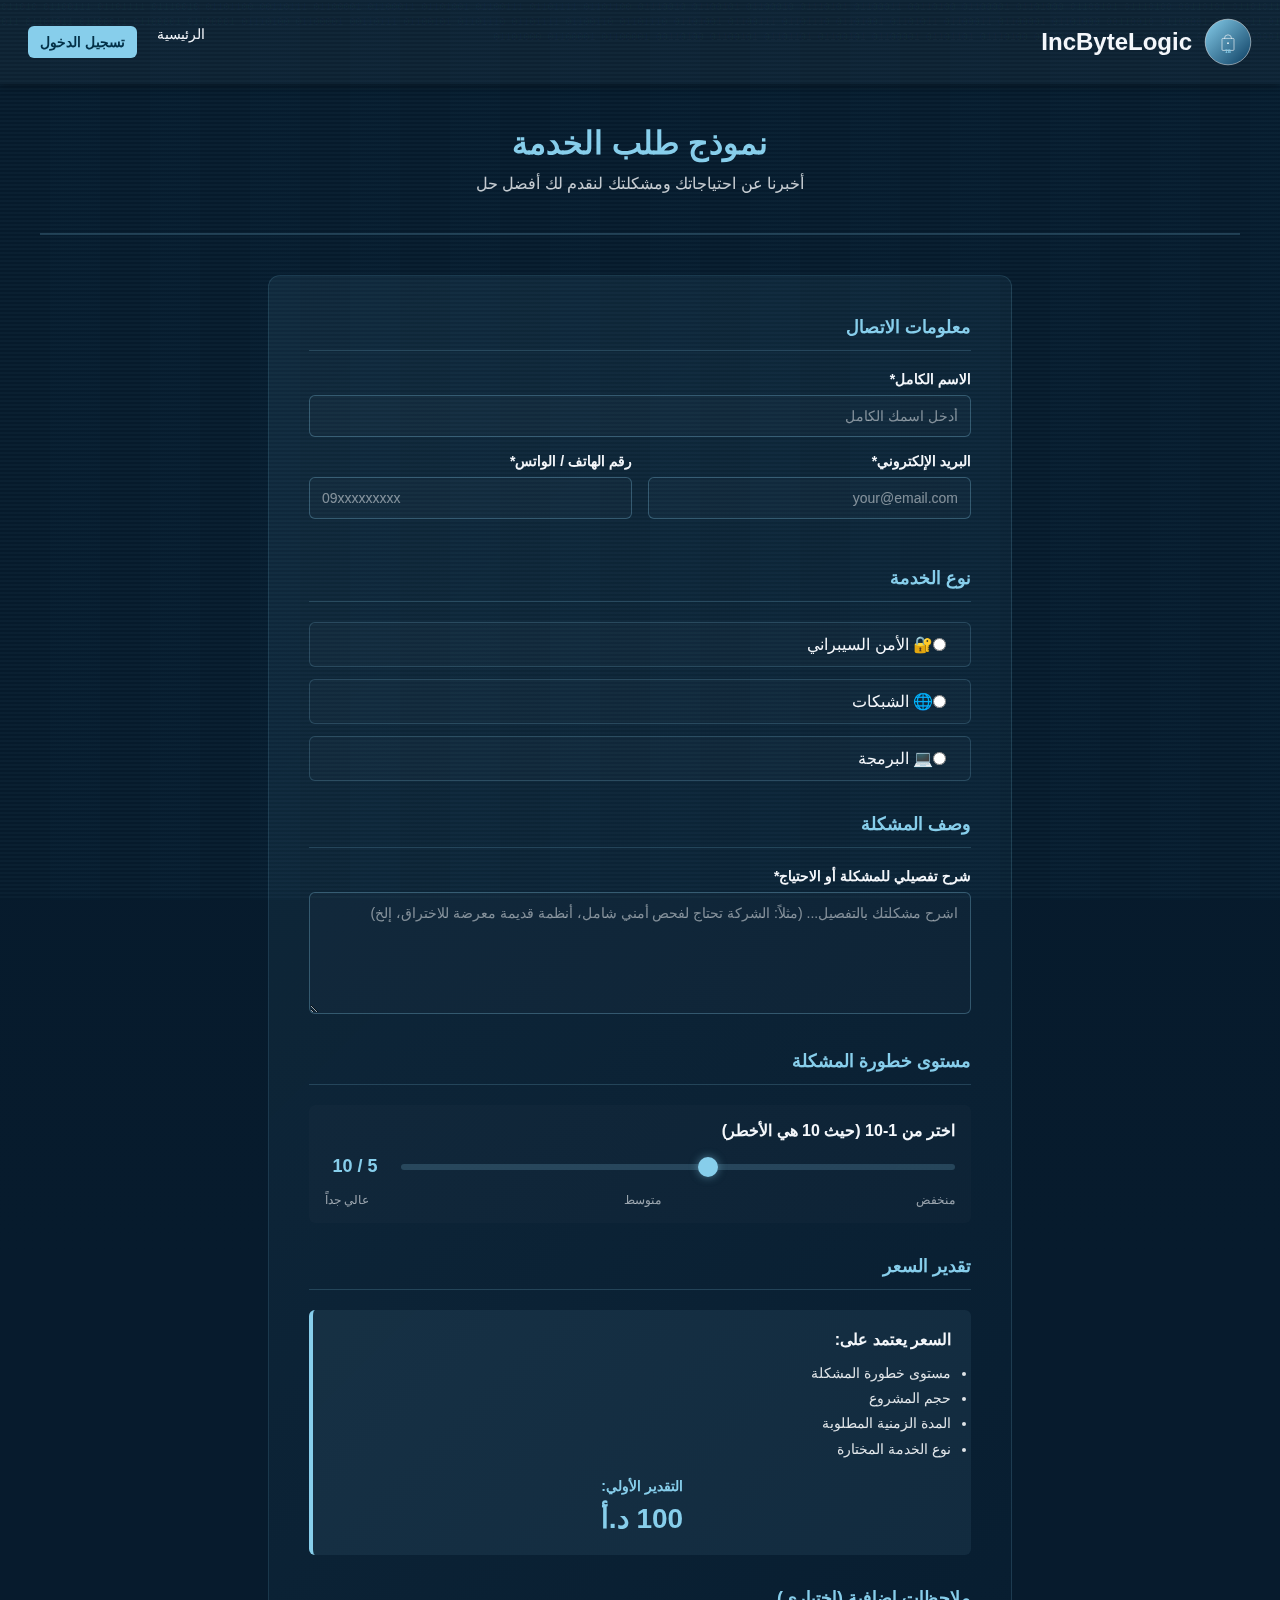
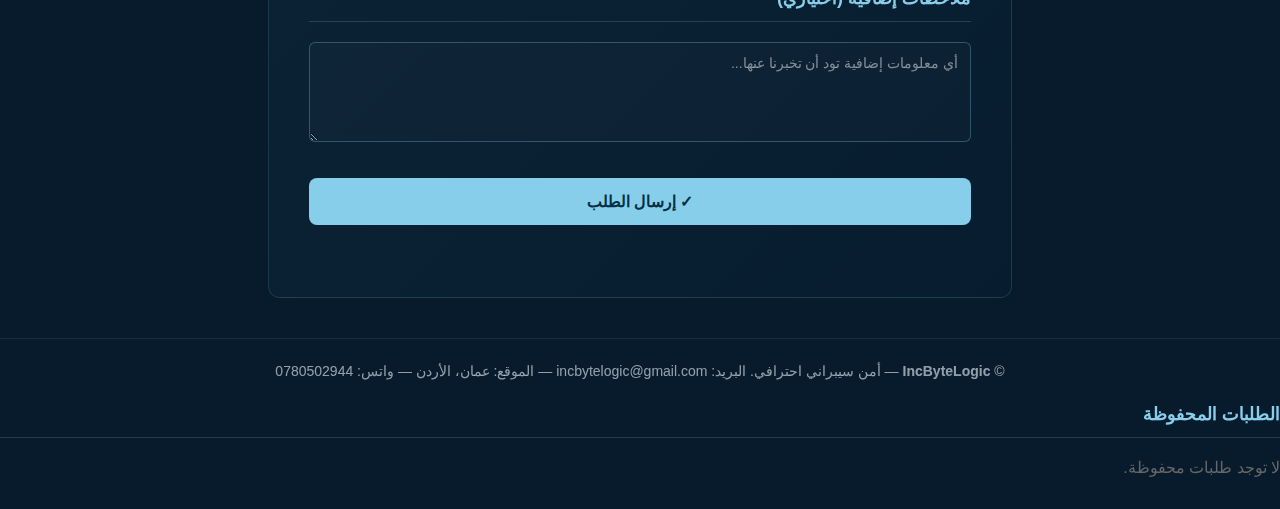
<file: public/request-form.html>
<!doctype html>
<html lang="ar" dir="rtl">
  <head>
    <meta charset="utf-8" />
    <meta name="viewport" content="width=device-width, initial-scale=1" />
    <title>نموذج طلب الخدمة — IncByteLogic</title>
    <link rel="stylesheet" href="css/styles.css" />
  </head>
  <body>
    <!-- Code background -->
    <div class="code-bg"></div>

    <header class="site-header">
      <div class="logo-wrap">
        <a href="index.html" style="text-decoration:none;color:inherit;display:flex;align-items:center;gap:12px;">
          <img src="logo.svg" alt="IncByteLogic logo" class="logo" />
          <h1>IncByteLogic</h1>
        </a>
      </div>
      <nav>
        <a href="index.html">الرئيسية</a>
        <a href="login.html" class="login-btn">تسجيل الدخول</a>
      </nav>
    </header>

    <main>
      <!-- Form Header -->
      <section class="form-header">
        <h2>نموذج طلب الخدمة</h2>
        <p>أخبرنا عن احتياجاتك ومشكلتك لنقدم لك أفضل حل</p>
      </section>

      <!-- Main Form -->
      <section class="form-container">
        <form id="serviceForm" class="detailed-form">
          
          <!-- Personal Info Section -->
          <div class="form-section">
            <h3>معلومات الاتصال</h3>
            <div class="form-group">
              <label for="name">الاسم الكامل*</label>
              <input type="text" id="name" name="name" placeholder="أدخل اسمك الكامل" required />
            </div>
            
            <div class="form-row">
              <div class="form-group">
                <label for="email">البريد الإلكتروني*</label>
                <input type="email" id="email" name="email" placeholder="your@email.com" required />
              </div>
              <div class="form-group">
                <label for="phone">رقم الهاتف / الواتس*</label>
                <input type="tel" id="phone" name="phone" placeholder="09xxxxxxxxx" required />
              </div>
            </div>
          </div>

          <!-- Service Type -->
          <div class="form-section">
            <h3>نوع الخدمة</h3>
            <div class="radio-group">
              <label class="radio-option">
                <input type="radio" name="service" value="الأمن السيبراني" required />
                <span>🔐 الأمن السيبراني</span>
              </label>
              <label class="radio-option">
                <input type="radio" name="service" value="الشبكات" />
                <span>🌐 الشبكات</span>
              </label>
              <label class="radio-option">
                <input type="radio" name="service" value="البرمجة" />
                <span>💻 البرمجة</span>
              </label>
            </div>
          </div>

          <!-- Problem Description -->
          <div class="form-section">
            <h3>وصف المشكلة</h3>
            <div class="form-group">
              <label for="problem">شرح تفصيلي للمشكلة أو الاحتياج*</label>
              <textarea id="problem" name="problem" placeholder="اشرح مشكلتك بالتفصيل... (مثلاً: الشركة تحتاج لفحص أمني شامل، أنظمة قديمة معرضة للاختراق، إلخ)" rows="6" required></textarea>
            </div>
          </div>

          <!-- Problem Severity Rating -->
          <div class="form-section">
            <h3>مستوى خطورة المشكلة</h3>
            <div class="rating-group">
              <label for="severity">اختر من 1-10 (حيث 10 هي الأخطر)</label>
              <div class="rating-slider-container">
                <input type="range" id="severity" name="severity" min="1" max="10" value="5" class="rating-slider" />
                <div class="rating-display">
                  <span id="severityValue">5</span> / 10
                </div>
              </div>
              <div class="severity-labels">
                <span>منخفض</span>
                <span>متوسط</span>
                <span>عالي جداً</span>
              </div>
            </div>
          </div>

          <!-- Pricing Estimate -->
          <div class="form-section">
            <h3>تقدير السعر</h3>
            <div class="pricing-info">
              <p>السعر يعتمد على:</p>
              <ul>
                <li>مستوى خطورة المشكلة</li>
                <li>حجم المشروع</li>
                <li>المدة الزمنية المطلوبة</li>
                <li>نوع الخدمة المختارة</li>
              </ul>
              <div class="price-estimate">
                <h4>التقدير الأولي:</h4>
                <div class="estimate-display">
                  <span id="estimatedPrice">500</span> د.أ
                </div>
              </div>
            </div>
          </div>

          <!-- Additional Notes -->
          <div class="form-section">
            <h3>ملاحظات إضافية (اختياري)</h3>
            <div class="form-group">
              <textarea id="notes" name="notes" placeholder="أي معلومات إضافية تود أن تخبرنا عنها..." rows="4"></textarea>
            </div>
          </div>

          <!-- Submit Button -->
          <div class="form-section">
            <button type="submit" class="submit-btn">✓ إرسال الطلب</button>
          </div>
        </form>

        <!-- Success Message (Hidden) -->
        <div id="successMessage" class="success-message" style="display:none;">
          <div class="success-content">
            <h3>✓ تم إرسال طلبك بنجاح!</h3>
            <p>شكراً لاختيارك IncByteLogic</p>
            <p>سيتواصل معك فريقنا في أقرب وقت على البريد أو الواتس</p>
            <button onclick="window.location.href='index.html'" class="back-btn">العودة للرئيسية</button>
          </div>
        </div>
      </section>
    </main>

    <footer>
      <p>© <strong>IncByteLogic</strong> — أمن سيبراني احترافي. البريد: incbytelogic@gmail.com — الموقع: عمان، الأردن — واتس: 0780502944</p>
    </footer>

    <script>
      // Pricing configuration
      const PRICE_MIN = 20;
      const PRICE_MAX = 200;

      // Per-service multipliers (adjust as needed)
      const serviceMultipliers = {
        'الأمن السيبراني': 1.4,
        'الشبكات': 1.15,
        'البرمجة': 1.0
      };

      // Calculate price based on severity and selected service
      function calculatePrice() {
        const severity = parseInt(document.getElementById('severity').value, 10) || 1;
        const ratio = (severity - 1) / 9; // 0..1
        const basePrice = Math.round(PRICE_MIN + ratio * (PRICE_MAX - PRICE_MIN));

        // Determine selected service multiplier
        let selectedService = document.querySelector('input[name="service"]:checked');
        selectedService = selectedService ? selectedService.value : null;
        const multiplier = serviceMultipliers[selectedService] || 1.0;

        const finalPrice = Math.round(basePrice * multiplier);

        document.getElementById('estimatedPrice').textContent = finalPrice;
        document.getElementById('severityValue').textContent = severity;
      }

      // Save a request into localStorage
      function saveRequest(formData) {
        const requests = JSON.parse(localStorage.getItem('service-requests') || '[]');
        requests.push(formData);
        localStorage.setItem('service-requests', JSON.stringify(requests));
        renderSavedRequests();
      }

      // Render saved requests panel
      function renderSavedRequests() {
        const container = document.getElementById('savedRequestsPanel');
        if (!container) return;
        const requests = JSON.parse(localStorage.getItem('service-requests') || '[]');
        if (requests.length === 0) {
          container.innerHTML = '<p class="muted">لا توجد طلبات محفوظة.</p>';
          return;
        }

        const rows = requests.slice().reverse().map(r => {
          return `<div class="saved-request">
            <div class="sr-header"><strong>${escapeHtml(r.name || '—')}</strong> — <span>${escapeHtml(r.service)}</span>
              <button class="small-btn" data-id="${r.id}" onclick="deleteRequest(${r.id})">حذف</button>
            </div>
            <div class="sr-meta">${escapeHtml(r.timestamp)} — ${escapeHtml(r.email)} — ${escapeHtml(r.phone)}</div>
            <div class="sr-body"><em>السعر المقدر: ${escapeHtml(r.estimatedPrice)} د.أ</em>
            <p>${escapeHtml(r.problem)}</p>
            <p class="muted">ملاحظات: ${escapeHtml(r.notes || '-')}</p></div>
          </div>`;
        }).join('');

        container.innerHTML = `
          <div class="saved-actions">
            <button id="exportBtn" class="small-btn">تصدير JSON</button>
            <input id="importFile" type="file" accept="application/json" style="display:none;" />
            <button id="importBtn" class="small-btn">استيراد JSON</button>
            <button id="clearBtn" class="small-btn danger">حذف الكل</button>
          </div>
          <div class="saved-list">${rows}</div>`;

        document.getElementById('exportBtn').addEventListener('click', exportRequests);
        document.getElementById('importBtn').addEventListener('click', () => document.getElementById('importFile').click());
        document.getElementById('importFile').addEventListener('change', importRequestsFromFile);
        document.getElementById('clearBtn').addEventListener('click', clearRequests);
      }

      // Escape HTML to avoid accidental injection in this demo
      function escapeHtml(s) {
        if (!s && s !== 0) return '';
        return String(s)
          .replace(/&/g, '&amp;')
          .replace(/</g, '&lt;')
          .replace(/>/g, '&gt;')
          .replace(/"/g, '&quot;')
          .replace(/'/g, '&#039;');
      }

      // Export requests as JSON file
      function exportRequests() {
        const requests = JSON.parse(localStorage.getItem('service-requests') || '[]');
        const blob = new Blob([JSON.stringify(requests, null, 2)], { type: 'application/json' });
        const url = URL.createObjectURL(blob);
        const a = document.createElement('a');
        a.href = url;
        a.download = 'service-requests.json';
        document.body.appendChild(a);
        a.click();
        a.remove();
        URL.revokeObjectURL(url);
      }

      // Import requests from selected JSON file (merges)
      function importRequestsFromFile(evt) {
        const file = evt.target.files && evt.target.files[0];
        if (!file) return;
        const reader = new FileReader();
        reader.onload = () => {
          try {
            const data = JSON.parse(reader.result);
            if (!Array.isArray(data)) throw new Error('Invalid JSON format');
            const existing = JSON.parse(localStorage.getItem('service-requests') || '[]');
            const merged = existing.concat(data.map(d => ({ ...d, id: d.id || Date.now() + Math.floor(Math.random()*10000) })));
            localStorage.setItem('service-requests', JSON.stringify(merged));
            renderSavedRequests();
            alert('تم استيراد الطلبات بنجاح.');
          } catch (err) {
            alert('فشل في قراءة الملف: ' + err.message);
          }
        };
        reader.readAsText(file);
        // reset input
        evt.target.value = '';
      }

      // Delete single request by id
      function deleteRequest(id) {
        let requests = JSON.parse(localStorage.getItem('service-requests') || '[]');
        requests = requests.filter(r => r.id !== id);
        localStorage.setItem('service-requests', JSON.stringify(requests));
        renderSavedRequests();
      }

      // Clear all requests
      function clearRequests() {
        if (!confirm('هل تريد حذف جميع الطلبات المحفوظة؟ هذا الإجراء لا يمكن التراجع عنه.')) return;
        localStorage.removeItem('service-requests');
        renderSavedRequests();
      }

      // Update price on severity slider change
      document.getElementById('severity').addEventListener('change', calculatePrice);
      document.getElementById('severity').addEventListener('input', calculatePrice);

      // Update price on service selection change
      document.querySelectorAll('input[name="service"]').forEach(radio => {
        radio.addEventListener('change', calculatePrice);
      });

      // Form submission
      document.getElementById('serviceForm').addEventListener('submit', (e) => {
        e.preventDefault();
        
        const formData = {
          id: Date.now(),
          name: document.getElementById('name').value,
          email: document.getElementById('email').value,
          phone: document.getElementById('phone').value,
          service: (document.querySelector('input[name="service"]:checked') || {}).value || 'عام',
          problem: document.getElementById('problem').value,
          severity: document.getElementById('severity').value,
          estimatedPrice: document.getElementById('estimatedPrice').textContent,
          notes: document.getElementById('notes').value,
          timestamp: new Date().toLocaleString()
        };
        
        // Save to localStorage
        saveRequest(formData);
        
        // Show success message
        document.getElementById('serviceForm').style.display = 'none';
        document.getElementById('successMessage').style.display = 'block';
        
        // Log to console for debugging
        console.log('Request saved:', formData);
      });

      // Initialize
      calculatePrice();
      document.addEventListener('DOMContentLoaded', renderSavedRequests);
    </script>

    <!-- Saved requests panel -->
    <style>
      .saved-actions{display:flex;gap:8px;flex-wrap:wrap;margin-bottom:12px}
      .small-btn{padding:6px 10px;border-radius:6px;border:1px solid #ccc;background:#f6f8fa;cursor:pointer}
      .small-btn.danger{background:#ffebe8;border-color:#ffb3ac}
      .saved-request{border:1px solid rgba(0,0,0,0.06);padding:10px;border-radius:8px;margin-bottom:8px;background:#fff}
      .sr-header{display:flex;justify-content:space-between;align-items:center;gap:12px}
      .sr-meta{font-size:12px;color:#666;margin-top:6px}
      .sr-body{margin-top:8px}
      .muted{color:#666}
    </style>

    <section class="form-section">
      <h3>الطلبات المحفوظة</h3>
      <div id="savedRequestsPanel" class="saved-requests-panel">
        <!-- Filled dynamically -->
      </div>
    </section>
  </body>
</html>
</file>
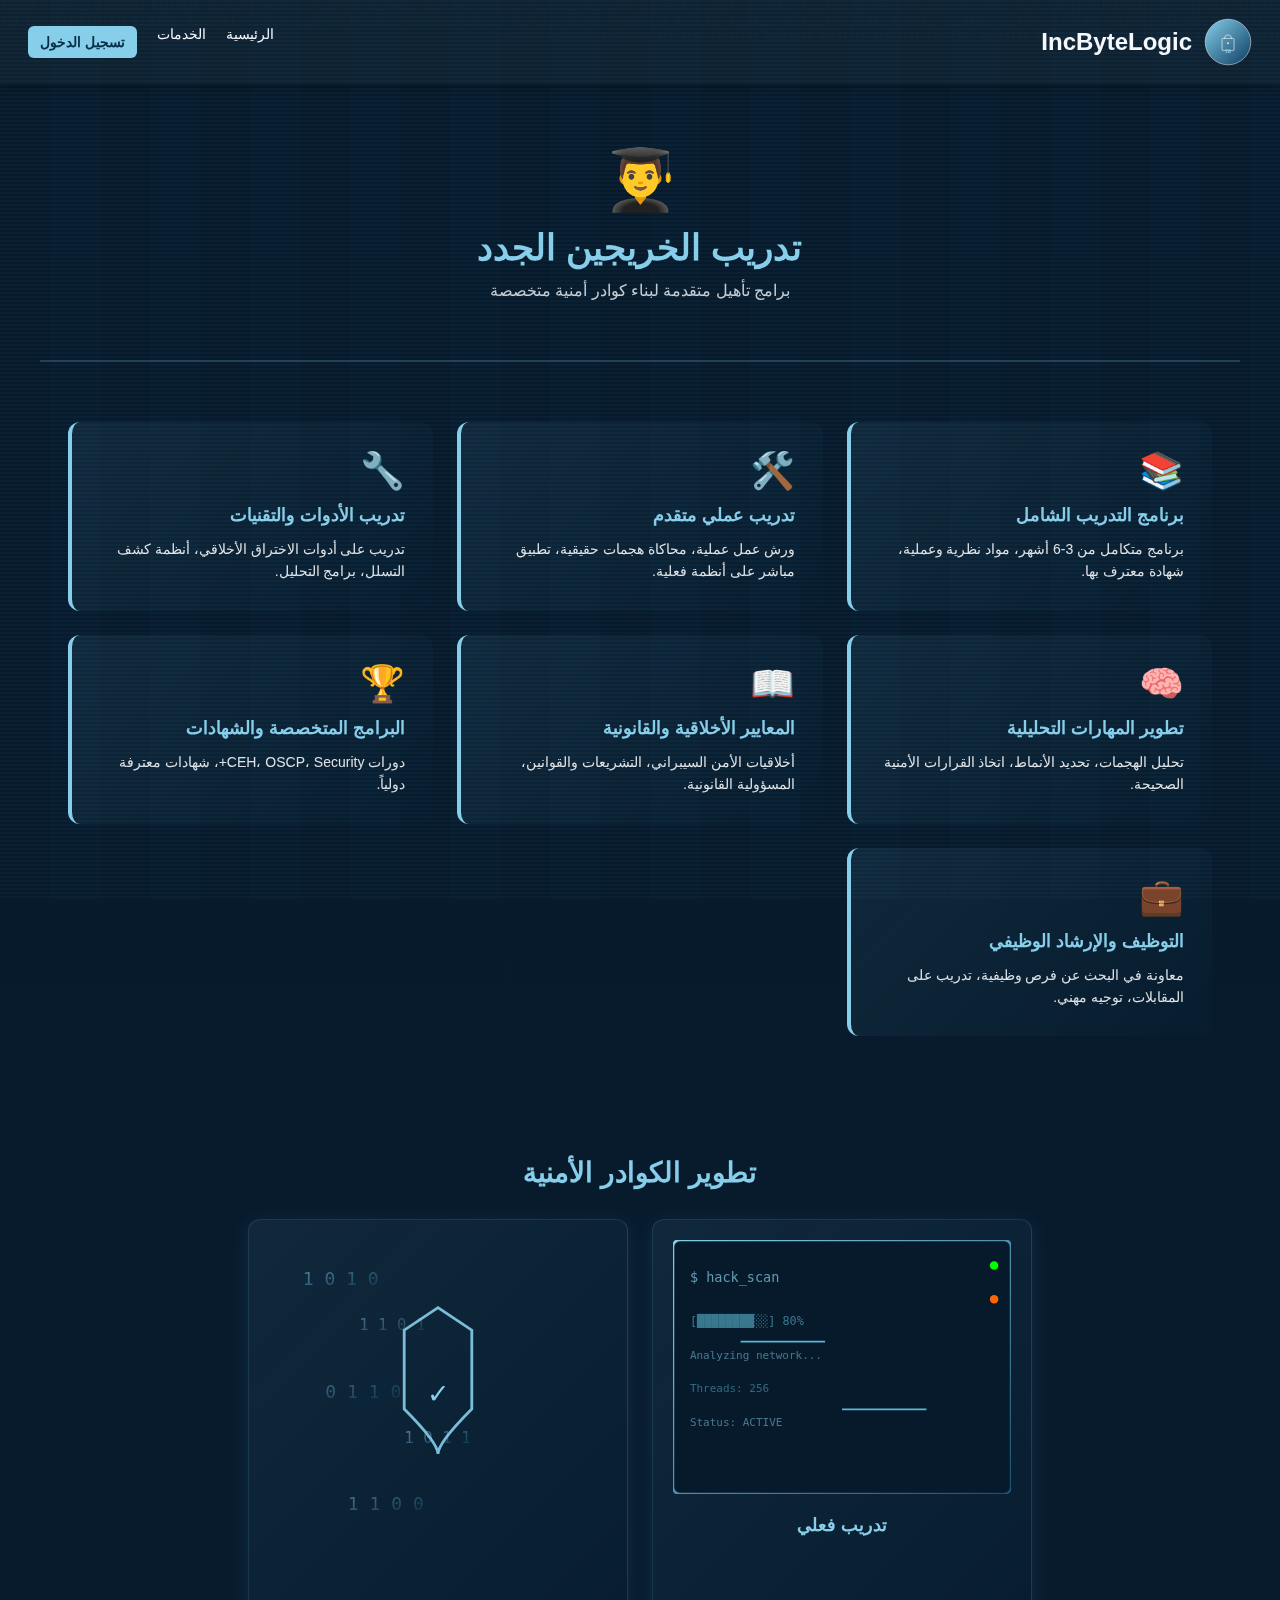
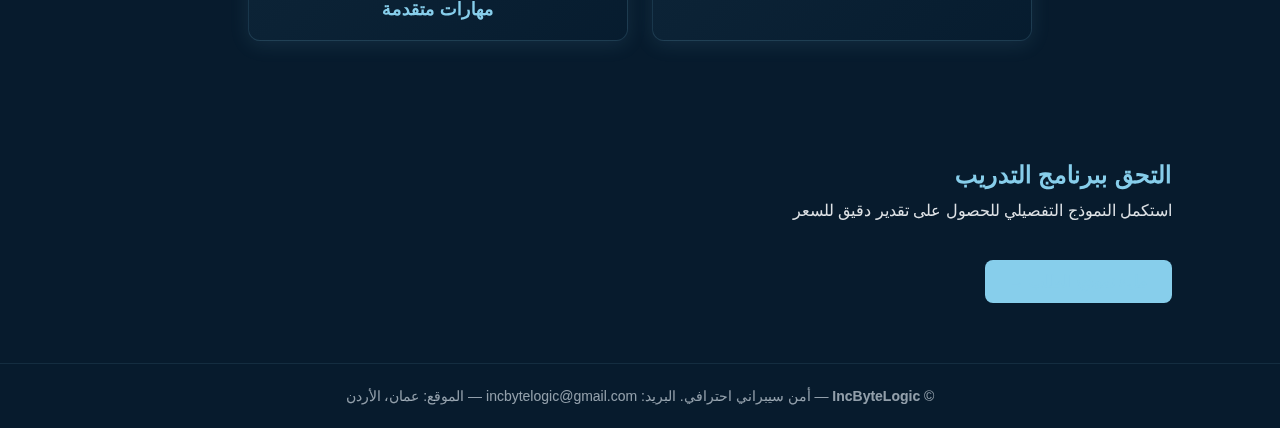
<file: public/training.html>
<!doctype html>
<html lang="ar" dir="rtl">
  <head>
    <meta charset="utf-8" />
    <meta name="viewport" content="width=device-width, initial-scale=1" />
    <title>تدريب الخريجين الجدد — IncByteLogic</title>
    <link rel="stylesheet" href="css/styles.css" />
  </head>
  <body>
    <div class="code-bg"></div>
    <header class="site-header">
      <div class="logo-wrap">
        <a href="index.html" style="text-decoration:none;color:inherit;display:flex;align-items:center;gap:12px;">
          <img src="logo.svg" alt="IncByteLogic logo" class="logo" />
          <h1>IncByteLogic</h1>
        </a>
      </div>
      <nav>
        <a href="index.html">الرئيسية</a>
        <a href="#services">الخدمات</a>
        <a href="login.html" class="login-btn">تسجيل الدخول</a>
      </nav>
    </header>
    <main>
      <section class="service-header">
        <div class="service-badge">👨‍🎓</div>
        <h2>تدريب الخريجين الجدد</h2>
        <p>برامج تأهيل متقدمة لبناء كوادر أمنية متخصصة</p>
      </section>
      <section class="services-list">
        <div class="service-item">
          <div class="service-icon">📚</div>
          <h3>برنامج التدريب الشامل</h3>
          <p>برنامج متكامل من 3-6 أشهر، مواد نظرية وعملية، شهادة معترف بها.</p>
        </div>
        <div class="service-item">
          <div class="service-icon">🛠️</div>
          <h3>تدريب عملي متقدم</h3>
          <p>ورش عمل عملية، محاكاة هجمات حقيقية، تطبيق مباشر على أنظمة فعلية.</p>
        </div>
        <div class="service-item">
          <div class="service-icon">🔧</div>
          <h3>تدريب الأدوات والتقنيات</h3>
          <p>تدريب على أدوات الاختراق الأخلاقي، أنظمة كشف التسلل، برامج التحليل.</p>
        </div>
        <div class="service-item">
          <div class="service-icon">🧠</div>
          <h3>تطوير المهارات التحليلية</h3>
          <p>تحليل الهجمات، تحديد الأنماط، اتخاذ القرارات الأمنية الصحيحة.</p>
        </div>
        <div class="service-item">
          <div class="service-icon">📖</div>
          <h3>المعايير الأخلاقية والقانونية</h3>
          <p>أخلاقيات الأمن السيبراني، التشريعات والقوانين، المسؤولية القانونية.</p>
        </div>
        <div class="service-item">
          <div class="service-icon">🏆</div>
          <h3>البرامج المتخصصة والشهادات</h3>
          <p>دورات CEH، OSCP، Security+، شهادات معترفة دولياً.</p>
        </div>
        <div class="service-item">
          <div class="service-icon">💼</div>
          <h3>التوظيف والإرشاد الوظيفي</h3>
          <p>معاونة في البحث عن فرص وظيفية، تدريب على المقابلات، توجيه مهني.</p>
        </div>
      </section>
      <section class="cyber-section">
        <h2>تطوير الكوادر الأمنية</h2>
        <div class="cyber-visuals">
          <div class="visual-card">
            <img src="images/hack-terminal.svg" alt="Training" />
            <h3>تدريب فعلي</h3>
          </div>
          <div class="visual-card">
            <img src="images/hack1.svg" alt="Skills" />
            <h3>مهارات متقدمة</h3>
          </div>
        </div>
      </section>
      <section class="contact">
        <h2>التحق ببرنامج التدريب</h2>
        <p>استكمل النموذج التفصيلي للحصول على تقدير دقيق للسعر</p>
        <a href="request-form.html" class="request-link">ملء نموذج الطلب →</a>
      </section>
    </main>
    <footer>
      <p>© <strong>IncByteLogic</strong> — أمن سيبراني احترافي. البريد: incbytelogic@gmail.com — الموقع: عمان، الأردن</p>
    </footer>
  </body>
</html>
</file>
<file: public/css/styles.css>
:root{
  --sky:#87CEEB;
  --deep:#0b3d61;
  --bg-grad: linear-gradient(135deg,var(--sky),var(--deep));
  --text:#f4f7fb;
}
*{box-sizing:border-box;margin:0;padding:0}
@keyframes slow-pan {
  0% { transform: translateX(0px); }
  100% { transform: translateX(100px); }
}
@keyframes glow-pulse {
  0%, 100% { box-shadow: 0 0 20px rgba(135,206,235,0.2); }
  50% { box-shadow: 0 0 40px rgba(135,206,235,0.4); }
}
@keyframes rotate-subtle {
  0% { transform: rotate(0deg); }
  100% { transform: rotate(360deg); }
}
body{font-family: 'Segoe UI', Tahoma, sans-serif;color:#07233a;background:linear-gradient(180deg,#061a2b 0%, #071b2d 60%);min-height:100vh;position:relative;overflow-x:hidden}
.code-bg{
  position:fixed;
  top:0;
  left:0;
  width:100%;
  height:100%;
  background:#061a2b;
  z-index:-2;
  pointer-events:none;
  overflow:hidden;
}
.code-bg::before{
  content:'';
  position:absolute;
  top:0;
  left:0;
  width:100%;
  height:100%;
  background-image:
    repeating-linear-gradient(
      0deg,
      transparent 0,
      transparent 2px,
      rgba(135,206,235,0.03) 2px,
      rgba(135,206,235,0.03) 4px
    ),
    repeating-linear-gradient(
      90deg,
      transparent 0,
      transparent 50px,
      rgba(11,61,97,0.05) 50px,
      rgba(11,61,97,0.05) 100px
    );
  animation:code-rain 8s linear infinite;
}
.code-bg::after{
  content:'01101011 00110101 01110100 01100101 01101000 01100001 00110100 01100011 01110101 01100010 01100101 01110010 01101100 01101111 01100111 01101001 01100011 01100001 00110111 01101100 01110010 01101111 01100111 01101001 01100011 01100001 00110010 01101000 01100001 01100011 01101011 01101001 01101110 01100111 01101001 01101110 01100110 01101111 01101110 01100101 00110111 01100001 01110100 01100001 01100001 01100011 01101011 01100001 00110100 01101110 01100001 01100101 01110100 01101101 01100001 01100101 01101101 01100101 00110100 01100001 01100001 01101000';
  position:absolute;
  top:0;
  left:0;
  width:100%;
  height:100%;
  color:rgba(135,206,235,0.04);
  font-family:monospace;
  font-size:10px;
  line-height:1.5;
  overflow:hidden;
  white-space:pre-wrap;
  word-break:break-all;
  animation:code-scroll 20s linear infinite;
}
@keyframes code-rain{
  0%{transform:translateY(0)}
  100%{transform:translateY(20px)}
}
@keyframes code-scroll{
  0%{transform:translateY(-100%)}
  100%{transform:translateY(100%)}
}
.site-header{display:flex;align-items:center;justify-content:space-between;padding:18px 28px;color:var(--text);background:rgba(255,255,255,0.03);box-shadow:0 2px 8px rgba(0,0,0,0.3);position:relative;z-index:10}
.logo-wrap{display:flex;align-items:center;gap:12px}
.logo-wrap h1{font-size:24px;font-weight:700}
.logo{height:48px}
.logo-sm{height:64px;margin-bottom:6px}
nav{display:flex;gap:20px}
nav a{color:var(--text);text-decoration:none;font-size:14px;transition:0.3s}
nav a:hover{color:var(--sky)}
.login-btn{background:var(--sky);color:#033047;padding:8px 12px;border-radius:6px;font-weight:600}
main{max-width:1200px;margin:0 auto;position:relative;z-index:5}
.hero{display:flex;gap:24px;align-items:center;padding:60px 28px;justify-content:space-between}
.hero-content h2{font-size:36px;color:var(--text);margin:0 0 16px 0;line-height:1.2}
.hero p{color:rgba(245,247,250,0.9);font-size:16px;margin-bottom:24px}
.cta{display:inline-block;padding:12px 24px;background:var(--sky);color:#033047;border-radius:8px;text-decoration:none;font-weight:600;transition:0.3s}
.cta:hover{background:#5ab5d0;transform:scale(1.05)}
.hero-image{flex:1}
.hero-image img{width:100%;max-width:360px;height:auto}
.cards{display:flex;gap:16px;padding:28px;flex-wrap:wrap}
.cards article{flex:1;min-width:250px;background:rgba(135,206,235,0.08);padding:24px;border-radius:8px;color:var(--text);border-left:4px solid var(--sky)}
.cards article h3{color:var(--sky);margin-bottom:12px;font-size:18px}
.service-card.clickable{cursor:pointer;transition:0.3s}
.service-card.clickable:hover{transform:translateY(-8px);background:rgba(135,206,235,0.12);box-shadow:0 8px 24px rgba(135,206,235,0.15)}
.click-hint{font-size:12px;color:var(--sky);font-weight:600;margin-top:12px}
.additional-services{padding:60px 28px;position:relative;z-index:5}
.additional-services h2{color:var(--sky);font-size:32px;margin:0 0 40px 0;text-align:center;border-bottom:2px solid rgba(135,206,235,0.2);padding-bottom:20px}
.service-toggle{cursor:pointer;user-select:none;transition:0.3s;display:flex;align-items:center}
.service-toggle:hover{color:#5ab5d0;text-shadow:0 0 8px rgba(135,206,235,0.5)}
.service-dropdown{max-height:0;opacity:0;overflow:hidden;transition:max-height 0.4s ease, opacity 0.4s ease;background:rgba(255,255,255,0.02);border-radius:6px;margin-top:12px}
.service-dropdown ul{list-style:none;padding:16px;margin:0}
.service-dropdown li{color:rgba(245,247,250,0.9);padding:8px 12px;border-right:3px solid var(--sky);margin-bottom:8px;font-size:14px;line-height:1.4}
.service-dropdown li:before{content:'✓ ';color:var(--sky);font-weight:bold;margin-right:8px}
.service-form{display:flex;flex-direction:column;gap:10px;padding-top:12px;border-top:1px solid rgba(135,206,235,0.2)}
.service-form input,.service-form textarea{padding:10px;border-radius:6px;border:1px solid rgba(135,206,235,0.2);background:rgba(255,255,255,0.02);color:var(--text);font-family:inherit;font-size:13px}
.service-form input::placeholder,.service-form textarea::placeholder{color:rgba(245,247,250,0.5)}
.service-form textarea{min-height:80px;resize:vertical}
.service-form button{padding:10px;background:var(--sky);border:none;border-radius:6px;color:#033047;font-weight:600;cursor:pointer;transition:0.3s;font-size:13px}
.service-form button:hover{background:#5ab5d0;transform:scale(1.02)}
.databases{padding:40px;background:rgba(135,206,235,0.05);color:var(--text);display:flex;gap:20px;align-items:center;margin:20px 28px;border-radius:8px}
.databases h2{flex:1;color:var(--sky)}
.databases p{flex:1;color:rgba(245,247,250,0.9)}
.databases img{width:200px;height:auto}
.contact{padding:40px;color:var(--text);margin:20px 28px}
.contact h2{color:var(--sky);margin-bottom:12px}
.contact p{margin-bottom:24px;color:rgba(245,247,250,0.9)}
.contact a{color:var(--sky);text-decoration:none}
.contact a:hover{text-decoration:underline}
.contact form{display:flex;flex-direction:column;gap:12px;max-width:520px}
.contact input,.contact textarea{padding:12px;border-radius:6px;border:1px solid rgba(135,206,235,0.3);background:rgba(255,255,255,0.02);color:var(--text);font-family:inherit}
.contact input::placeholder,.contact textarea::placeholder{color:rgba(245,247,250,0.5)}
.contact textarea{min-height:120px;resize:vertical}
.contact button{padding:12px;background:var(--sky);border:none;border-radius:8px;color:#033047;font-weight:600;cursor:pointer;transition:0.3s}
.contact button:hover{background:#5ab5d0}
footer{padding:24px;text-align:center;color:rgba(240,248,255,0.6);font-size:14px;border-top:1px solid rgba(135,206,235,0.1);position:relative;z-index:5}
.login-page{display:flex;align-items:center;justify-content:center;min-height:100vh}
.login-card{background:linear-gradient(180deg,rgba(255,255,255,0.05),rgba(255,255,255,0.02));padding:40px;border-radius:12px;color:var(--text);width:100%;max-width:360px;text-align:center;box-shadow:0 8px 32px rgba(0,0,0,0.2);border:1px solid rgba(135,206,235,0.1)}
.login-card h2{font-size:28px;margin:12px 0 24px 0;color:var(--sky)}
.login-card form{display:flex;flex-direction:column;gap:12px}
.login-card input{width:100%;padding:12px;margin:0;border-radius:6px;border:1px solid rgba(135,206,235,0.2);background:rgba(255,255,255,0.03);color:var(--text);font-family:inherit}
.login-card input::placeholder{color:rgba(245,247,250,0.5)}
.login-card button{padding:12px;background:var(--deep);border:none;border-radius:6px;color:var(--text);font-weight:600;cursor:pointer;transition:0.3s}
.login-card button:hover{background:var(--sky);color:#033047}
.hint{font-size:12px;color:rgba(255,255,255,0.6);margin:16px 0;line-height:1.5}
.login-card a{display:block;margin-top:16px;color:var(--sky);text-decoration:none;font-size:14px}
.login-card a:hover{text-decoration:underline}
@media(max-width:768px){
  .hero{flex-direction:column}
  .hero-image{max-width:100%}
  .cards{flex-direction:column}
  .databases{flex-direction:column}
  nav{gap:10px;font-size:12px}
  .login-btn{padding:6px 10px;font-size:12px}
}
.cyber-section{padding:60px 28px;color:var(--text);position:relative;z-index:5}
.cyber-section h2{color:var(--sky);font-size:28px;margin-bottom:30px;text-align:center}
.cyber-visuals{display:flex;gap:24px;justify-content:center;flex-wrap:wrap}
.visual-card{flex:1;min-width:300px;max-width:380px;background:linear-gradient(135deg,rgba(135,206,235,0.08),rgba(11,61,97,0.05));padding:20px;border-radius:12px;border:1px solid rgba(135,206,235,0.15);text-align:center;transition:0.3s;box-shadow:0 4px 20px rgba(135,206,235,0.1)}
.visual-card:hover{transform:translateY(-8px);box-shadow:0 8px 30px rgba(135,206,235,0.2);background:linear-gradient(135deg,rgba(135,206,235,0.12),rgba(11,61,97,0.08))}
.visual-card img{width:100%;max-width:350px;height:auto;margin-bottom:16px}
.visual-card h3{color:var(--sky);font-size:18px;margin:0}
.service-header{padding:60px 28px;text-align:center;color:var(--text);position:relative;z-index:5;border-bottom:2px solid rgba(135,206,235,0.2)}
.service-badge{font-size:60px;margin-bottom:12px}
.service-header h2{color:var(--sky);font-size:36px;margin:12px 0}
.service-header p{font-size:16px;color:rgba(245,247,250,0.8);margin:0}
.services-list{display:grid;grid-template-columns:repeat(auto-fit,minmax(300px,1fr));gap:24px;padding:60px 28px;position:relative;z-index:5}
.service-item{background:linear-gradient(135deg,rgba(135,206,235,0.08),rgba(11,61,97,0.05));padding:28px;border-radius:12px;border-left:4px solid var(--sky);color:var(--text);transition:0.3s}
.service-item:hover{transform:translateY(-8px);background:linear-gradient(135deg,rgba(135,206,235,0.12),rgba(11,61,97,0.08));box-shadow:0 8px 32px rgba(135,206,235,0.15)}
.service-icon{font-size:36px;margin-bottom:12px}
.service-item h3{color:var(--sky);font-size:18px;margin:0 0 12px 0}
.service-item p{margin:0;font-size:14px;line-height:1.6;color:rgba(245,247,250,0.9)}
.service-request-form{display:flex;flex-direction:column;gap:12px;max-width:520px;margin:0 auto}
.service-request-form input,.service-request-form textarea{padding:12px;border-radius:6px;border:1px solid rgba(135,206,235,0.3);background:rgba(255,255,255,0.02);color:var(--text);font-family:inherit;font-size:14px}
.service-request-form textarea{min-height:100px;resize:vertical}
.service-request-form button{padding:12px;background:var(--sky);border:none;border-radius:8px;color:#033047;font-weight:600;cursor:pointer;transition:0.3s}
.service-request-form button:hover{background:#5ab5d0;transform:scale(1.02)}
.form-header{padding:40px 28px;text-align:center;color:var(--text);position:relative;z-index:5;border-bottom:2px solid rgba(135,206,235,0.2)}
.form-header h2{color:var(--sky);font-size:32px;margin:0 0 12px 0}
.form-header p{font-size:16px;color:rgba(245,247,250,0.8);margin:0}
.form-container{max-width:800px;margin:40px auto;padding:0 28px;position:relative;z-index:5}
.detailed-form{background:linear-gradient(135deg,rgba(135,206,235,0.08),rgba(11,61,97,0.05));padding:40px;border-radius:12px;border:1px solid rgba(135,206,235,0.15)}
.form-section{margin-bottom:32px}
.form-section h3{color:var(--sky);font-size:18px;margin:0 0 20px 0;padding-bottom:12px;border-bottom:1px solid rgba(135,206,235,0.2)}
.form-group{margin-bottom:16px}
.form-group label{display:block;color:var(--text);font-weight:600;margin-bottom:8px;font-size:14px}
.form-group input,.form-group textarea{width:100%;padding:12px;border-radius:6px;border:1px solid rgba(135,206,235,0.3);background:rgba(255,255,255,0.02);color:var(--text);font-family:inherit;font-size:14px}
.form-group input::placeholder,.form-group textarea::placeholder{color:rgba(245,247,250,0.5)}
.form-group textarea{min-height:100px;resize:vertical}
.form-row{display:grid;grid-template-columns:1fr 1fr;gap:16px}
.radio-group{display:flex;flex-direction:column;gap:12px}
.radio-option{display:flex;align-items:center;cursor:pointer;padding:12px;background:rgba(255,255,255,0.02);border-radius:6px;border:1px solid rgba(135,206,235,0.2);color:var(--text);transition:0.3s}
.radio-option:hover{background:rgba(135,206,235,0.1);border-color:var(--sky)}
.radio-option input{margin-right:12px;cursor:pointer;accent-color:var(--sky)}
.rating-group{padding:16px;background:rgba(255,255,255,0.02);border-radius:6px}
.rating-group label{color:var(--text);margin-bottom:16px;display:block;font-weight:600}
.rating-slider-container{display:flex;align-items:center;gap:16px;margin-bottom:16px}
.rating-slider{flex:1;height:6px;border-radius:3px;background:rgba(135,206,235,0.2);outline:none;-webkit-appearance:none;appearance:none}
.rating-slider::-webkit-slider-thumb{-webkit-appearance:none;appearance:none;width:20px;height:20px;border-radius:50%;background:var(--sky);cursor:pointer;box-shadow:0 0 8px rgba(135,206,235,0.5)}
.rating-slider::-moz-range-thumb{width:20px;height:20px;border-radius:50%;background:var(--sky);cursor:pointer;border:none;box-shadow:0 0 8px rgba(135,206,235,0.5)}
.rating-display{min-width:60px;text-align:center;color:var(--sky);font-weight:bold;font-size:18px}
.severity-labels{display:flex;justify-content:space-between;font-size:12px;color:rgba(245,247,250,0.6);margin-top:8px}
.pricing-info{background:rgba(135,206,235,0.08);padding:20px;border-radius:6px;border-left:4px solid var(--sky)}
.pricing-info p{color:var(--text);margin:0 0 12px 0;font-weight:600}
.pricing-info ul{margin:12px 0;padding-left:20px;color:rgba(245,247,250,0.9);line-height:1.8}
.pricing-info li{font-size:14px}
.price-estimate{margin-top:16px;text-align:center}
.price-estimate h4{color:var(--sky);margin:0 0 8px 0;font-size:14px}
.estimate-display{font-size:28px;color:var(--sky);font-weight:bold}
.submit-btn{width:100%;padding:14px;background:var(--sky);border:none;border-radius:8px;color:#033047;font-weight:700;font-size:16px;cursor:pointer;transition:0.3s}
.submit-btn:hover{background:#5ab5d0;transform:scale(1.02);box-shadow:0 8px 24px rgba(135,206,235,0.3)}
.success-message{text-align:center;padding:60px 28px;position:relative;z-index:5}
.success-content{background:linear-gradient(135deg,rgba(0,255,150,0.1),rgba(0,200,100,0.05));padding:40px;border-radius:12px;border:2px solid rgba(0,255,150,0.3);max-width:600px;margin:0 auto}
.success-content h3{color:#00ff96;font-size:28px;margin:0 0 16px 0}
.success-content p{color:var(--text);font-size:16px;margin:12px 0;line-height:1.6}
.back-btn{padding:12px 24px;background:var(--sky);border:none;border-radius:6px;color:#033047;font-weight:600;cursor:pointer;transition:0.3s;margin-top:20px}
.back-btn:hover{background:#5ab5d0}
.request-link{display:inline-block;margin-top:16px;padding:12px 24px;background:var(--sky);color:#033047;border-radius:8px;text-decoration:none;font-weight:600;transition:0.3s}
.request-link:hover{background:#5ab5d0;transform:scale(1.05)}
@media(max-width:768px){
  .form-row{grid-template-columns:1fr}
  .radio-option{flex-direction:column;text-align:center}
  .radio-option input{margin:0 0 8px 0}
  .rating-slider-container{flex-direction:column}
}
</file>
